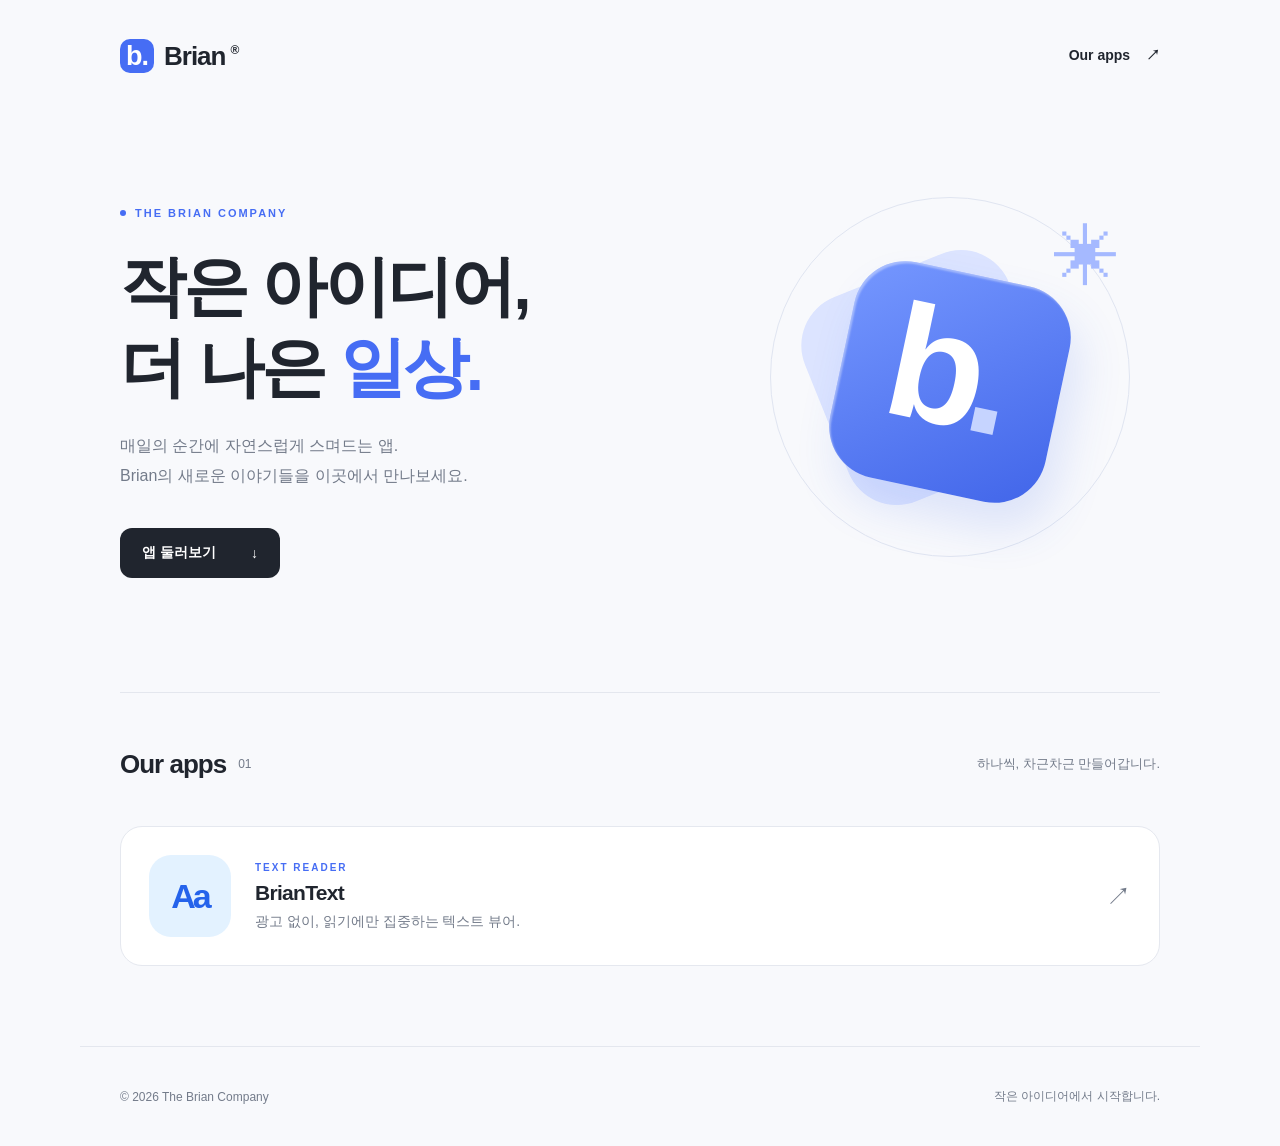
<file: index.html>
<!DOCTYPE html><html lang="ko"><head><meta charSet="utf-8"/><meta name="viewport" content="width=device-width, initial-scale=1"/><link rel="stylesheet" href="/_next/static/chunks/165df~7f7-2nq.css" data-precedence="next"/><link rel="preload" as="script" fetchPriority="low" href="/_next/static/chunks/15xrurgzs99gv.js"/><script src="/_next/static/chunks/0dgq26a5_oy.a.js" async=""></script><script src="/_next/static/chunks/07lhk_q6pmm3r.js" async=""></script><script src="/_next/static/chunks/0au83~zq0~0pf.js" async=""></script><script src="/_next/static/chunks/turbopack-07ur8f85nectq.js" async=""></script><script src="/_next/static/chunks/13h-0fd.p-1ga.js" async=""></script><script src="/_next/static/chunks/0d3shmwh5_nmn.js" async=""></script><title>Brian — 작은 아이디어, 더 나은 일상</title><meta name="description" content="Brian이 만드는 앱과 서비스의 공식 웹사이트입니다."/><script src="/_next/static/chunks/03~yq9q893hmn.js" noModule=""></script></head><body><div hidden=""><!--$--><!--/$--></div><header class="header wrap"><a class="brand" aria-label="Brian 홈" href="/"><span class="mark">b.</span>Brian<span class="brand-dot">®</span></a><nav aria-label="주 메뉴"><a href="/#apps">Our apps <span aria-hidden="true">↗</span></a></nav></header><main class="wrap"><section class="hero"><p class="eyebrow"><span class="status-dot"></span> THE BRIAN COMPANY</p><h1>작은 아이디어,<br/>더 나은 <span class="accent">일상.</span></h1><p class="intro">매일의 순간에 자연스럽게 스며드는 앱.<br/>Brian의 새로운 이야기들을 이곳에서 만나보세요.</p><a class="button" href="#apps">앱 둘러보기 <span aria-hidden="true">↓</span></a><div class="hero-art" aria-hidden="true"><div class="orbit"></div><div class="tile tile-back"></div><div class="tile tile-front">b<span>.</span></div><span class="spark">✳</span></div></section><section id="apps" class="apps"><div class="section-heading"><h2>Our apps<span class="count">01</span></h2><p>하나씩, 차근차근 만들어갑니다.</p></div><a class="app-card" href="/briantext/"><div class="app-icon text-icon" aria-hidden="true">Aa</div><div><p class="eyebrow">TEXT READER</p><h3>BrianText</h3><p>광고 없이, 읽기에만 집중하는 텍스트 뷰어.</p></div><span class="card-arrow" aria-hidden="true">↗</span></a></section><!--$--><!--/$--></main><footer class="wrap footer"><span>© <!-- -->2026<!-- --> The Brian Company</span><span>작은 아이디어에서 시작합니다.</span></footer><script src="/_next/static/chunks/15xrurgzs99gv.js" id="_R_" async=""></script><script>(self.__next_f=self.__next_f||[]).push([0])</script><script>self.__next_f.push([1,"1:\"$Sreact.fragment\"\n2:I[22016,[\"/_next/static/chunks/13h-0fd.p-1ga.js\",\"/_next/static/chunks/0d3shmwh5_nmn.js\"],\"\"]\n3:I[39756,[\"/_next/static/chunks/13h-0fd.p-1ga.js\",\"/_next/static/chunks/0d3shmwh5_nmn.js\"],\"default\"]\n4:I[37457,[\"/_next/static/chunks/13h-0fd.p-1ga.js\",\"/_next/static/chunks/0d3shmwh5_nmn.js\"],\"default\"]\n5:I[97367,[\"/_next/static/chunks/13h-0fd.p-1ga.js\",\"/_next/static/chunks/0d3shmwh5_nmn.js\"],\"OutletBoundary\"]\n6:\"$Sreact.suspense\"\n8:I[97367,[\"/_next/static/chunks/13h-0fd.p-1ga.js\",\"/_next/static/chunks/0d3shmwh5_nmn.js\"],\"ViewportBoundary\"]\na:I[97367,[\"/_next/static/chunks/13h-0fd.p-1ga.js\",\"/_next/static/chunks/0d3shmwh5_nmn.js\"],\"MetadataBoundary\"]\nc:I[68027,[\"/_next/static/chunks/13h-0fd.p-1ga.js\",\"/_next/static/chunks/0d3shmwh5_nmn.js\"],\"default\",1]\n:HL[\"/_next/static/chunks/165df~7f7-2nq.css\",\"style\"]\n"])</script><script>self.__next_f.push([1,"0:{\"P\":null,\"c\":[\"\",\"\"],\"q\":\"\",\"i\":false,\"f\":[[[\"\",{\"children\":[\"__PAGE__\",{}]},\"$undefined\",\"$undefined\",16],[[\"$\",\"$1\",\"c\",{\"children\":[[[\"$\",\"link\",\"0\",{\"rel\":\"stylesheet\",\"href\":\"/_next/static/chunks/165df~7f7-2nq.css\",\"precedence\":\"next\",\"crossOrigin\":\"$undefined\",\"nonce\":\"$undefined\"}],[\"$\",\"script\",\"script-0\",{\"src\":\"/_next/static/chunks/13h-0fd.p-1ga.js\",\"async\":true,\"nonce\":\"$undefined\"}],[\"$\",\"script\",\"script-1\",{\"src\":\"/_next/static/chunks/0d3shmwh5_nmn.js\",\"async\":true,\"nonce\":\"$undefined\"}]],[\"$\",\"html\",null,{\"lang\":\"ko\",\"children\":[\"$\",\"body\",null,{\"children\":[[\"$\",\"header\",null,{\"className\":\"header wrap\",\"children\":[[\"$\",\"$L2\",null,{\"className\":\"brand\",\"href\":\"/\",\"aria-label\":\"Brian 홈\",\"children\":[[\"$\",\"span\",null,{\"className\":\"mark\",\"children\":\"b.\"}],\"Brian\",[\"$\",\"span\",null,{\"className\":\"brand-dot\",\"children\":\"®\"}]]}],[\"$\",\"nav\",null,{\"aria-label\":\"주 메뉴\",\"children\":[\"$\",\"$L2\",null,{\"href\":\"/#apps\",\"children\":[\"Our apps \",[\"$\",\"span\",null,{\"aria-hidden\":\"true\",\"children\":\"↗\"}]]}]}]]}],[\"$\",\"main\",null,{\"className\":\"wrap\",\"children\":[\"$\",\"$L3\",null,{\"parallelRouterKey\":\"children\",\"error\":\"$undefined\",\"errorStyles\":\"$undefined\",\"errorScripts\":\"$undefined\",\"template\":[\"$\",\"$L4\",null,{}],\"templateStyles\":\"$undefined\",\"templateScripts\":\"$undefined\",\"notFound\":[[\"$\",\"section\",null,{\"className\":\"detail\",\"children\":[[\"$\",\"p\",null,{\"className\":\"eyebrow\",\"children\":\"404\"}],[\"$\",\"h1\",null,{\"children\":\"페이지를 찾을 수 없어요.\"}],[\"$\",\"p\",null,{\"className\":\"intro\",\"children\":\"주소를 확인하거나 홈에서 다시 시작해 주세요.\"}],[\"$\",\"$L2\",null,{\"className\":\"button\",\"href\":\"/\",\"children\":\"홈으로 돌아가기\"}]]}],[]],\"forbidden\":\"$undefined\",\"unauthorized\":\"$undefined\"}]}],[\"$\",\"footer\",null,{\"className\":\"wrap footer\",\"children\":[[\"$\",\"span\",null,{\"children\":[\"© \",2026,\" The Brian Company\"]}],[\"$\",\"span\",null,{\"children\":\"작은 아이디어에서 시작합니다.\"}]]}]]}]}]]}],{\"children\":[[\"$\",\"$1\",\"c\",{\"children\":[[[\"$\",\"section\",null,{\"className\":\"hero\",\"children\":[[\"$\",\"p\",null,{\"className\":\"eyebrow\",\"children\":[[\"$\",\"span\",null,{\"className\":\"status-dot\"}],\" THE BRIAN COMPANY\"]}],[\"$\",\"h1\",null,{\"children\":[\"작은 아이디어,\",[\"$\",\"br\",null,{}],\"더 나은 \",[\"$\",\"span\",null,{\"className\":\"accent\",\"children\":\"일상.\"}]]}],[\"$\",\"p\",null,{\"className\":\"intro\",\"children\":[\"매일의 순간에 자연스럽게 스며드는 앱.\",[\"$\",\"br\",null,{}],\"Brian의 새로운 이야기들을 이곳에서 만나보세요.\"]}],[\"$\",\"a\",null,{\"className\":\"button\",\"href\":\"#apps\",\"children\":[\"앱 둘러보기 \",[\"$\",\"span\",null,{\"aria-hidden\":\"true\",\"children\":\"↓\"}]]}],[\"$\",\"div\",null,{\"className\":\"hero-art\",\"aria-hidden\":\"true\",\"children\":[[\"$\",\"div\",null,{\"className\":\"orbit\"}],[\"$\",\"div\",null,{\"className\":\"tile tile-back\"}],[\"$\",\"div\",null,{\"className\":\"tile tile-front\",\"children\":[\"b\",[\"$\",\"span\",null,{\"children\":\".\"}]]}],[\"$\",\"span\",null,{\"className\":\"spark\",\"children\":\"✳\"}]]}]]}],[\"$\",\"section\",null,{\"id\":\"apps\",\"className\":\"apps\",\"children\":[[\"$\",\"div\",null,{\"className\":\"section-heading\",\"children\":[[\"$\",\"h2\",null,{\"children\":[\"Our apps\",[\"$\",\"span\",null,{\"className\":\"count\",\"children\":\"01\"}]]}],[\"$\",\"p\",null,{\"children\":\"하나씩, 차근차근 만들어갑니다.\"}]]}],[\"$\",\"$L2\",null,{\"href\":\"/briantext/\",\"className\":\"app-card\",\"children\":[[\"$\",\"div\",null,{\"className\":\"app-icon text-icon\",\"aria-hidden\":\"true\",\"children\":\"Aa\"}],[\"$\",\"div\",null,{\"children\":[[\"$\",\"p\",null,{\"className\":\"eyebrow\",\"children\":\"TEXT READER\"}],[\"$\",\"h3\",null,{\"children\":\"BrianText\"}],[\"$\",\"p\",null,{\"children\":\"광고 없이, 읽기에만 집중하는 텍스트 뷰어.\"}]]}],[\"$\",\"span\",null,{\"className\":\"card-arrow\",\"aria-hidden\":\"true\",\"children\":\"↗\"}]]}]]}]],null,[\"$\",\"$L5\",null,{\"children\":[\"$\",\"$6\",null,{\"name\":\"Next.MetadataOutlet\",\"children\":\"$@7\"}]}]]}],{},null,false,null]},null,false,null],[\"$\",\"$1\",\"h\",{\"children\":[null,[\"$\",\"$L8\",null,{\"children\":\"$L9\"}],[\"$\",\"div\",null,{\"hidden\":true,\"children\":[\"$\",\"$La\",null,{\"children\":[\"$\",\"$6\",null,{\"name\":\"Next.Metadata\",\"children\":\"$Lb\"}]}]}],null]}],false]],\"m\":\"$undefined\",\"G\":[\"$c\",[[\"$\",\"link\",\"0\",{\"rel\":\"stylesheet\",\"href\":\"/_next/static/chunks/165df~7f7-2nq.css\",\"precedence\":\"next\",\"crossOrigin\":\"$undefined\",\"nonce\":\"$undefined\"}]]],\"S\":true,\"h\":null,\"s\":\"$undefined\",\"l\":\"$undefined\",\"p\":\"$undefined\",\"d\":\"$undefined\",\"b\":\"LBsxxnXh5u-WqcmLDK2CJ\"}\n"])</script><script>self.__next_f.push([1,"9:[[\"$\",\"meta\",\"0\",{\"charSet\":\"utf-8\"}],[\"$\",\"meta\",\"1\",{\"name\":\"viewport\",\"content\":\"width=device-width, initial-scale=1\"}]]\n"])</script><script>self.__next_f.push([1,"7:null\nb:[[\"$\",\"title\",\"0\",{\"children\":\"Brian — 작은 아이디어, 더 나은 일상\"}],[\"$\",\"meta\",\"1\",{\"name\":\"description\",\"content\":\"Brian이 만드는 앱과 서비스의 공식 웹사이트입니다.\"}]]\n"])</script></body></html>
</file>
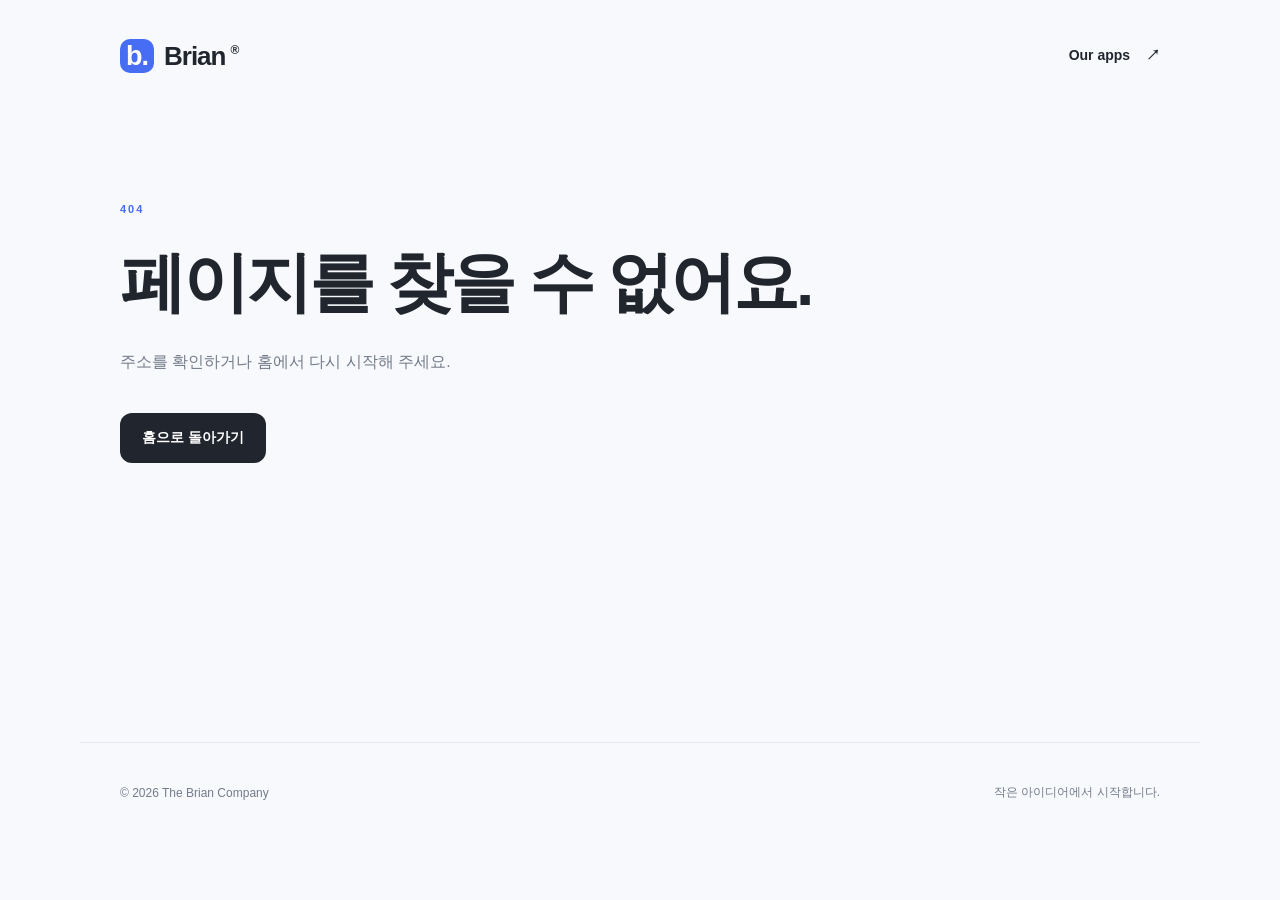
<file: 404/index.html>
<!DOCTYPE html><html lang="ko"><head><meta charSet="utf-8"/><meta name="viewport" content="width=device-width, initial-scale=1"/><link rel="stylesheet" href="/_next/static/chunks/165df~7f7-2nq.css" data-precedence="next"/><link rel="preload" as="script" fetchPriority="low" href="/_next/static/chunks/15xrurgzs99gv.js"/><script src="/_next/static/chunks/0dgq26a5_oy.a.js" async=""></script><script src="/_next/static/chunks/07lhk_q6pmm3r.js" async=""></script><script src="/_next/static/chunks/0au83~zq0~0pf.js" async=""></script><script src="/_next/static/chunks/turbopack-07ur8f85nectq.js" async=""></script><script src="/_next/static/chunks/13h-0fd.p-1ga.js" async=""></script><script src="/_next/static/chunks/0d3shmwh5_nmn.js" async=""></script><meta name="robots" content="noindex"/><title>Brian — 작은 아이디어, 더 나은 일상</title><meta name="description" content="Brian이 만드는 앱과 서비스의 공식 웹사이트입니다."/><script src="/_next/static/chunks/03~yq9q893hmn.js" noModule=""></script></head><body><div hidden=""><!--$--><!--/$--></div><header class="header wrap"><a class="brand" aria-label="Brian 홈" href="/"><span class="mark">b.</span>Brian<span class="brand-dot">®</span></a><nav aria-label="주 메뉴"><a href="/#apps">Our apps <span aria-hidden="true">↗</span></a></nav></header><main class="wrap"><section class="detail"><p class="eyebrow">404</p><h1>페이지를 찾을 수 없어요.</h1><p class="intro">주소를 확인하거나 홈에서 다시 시작해 주세요.</p><a class="button" href="/">홈으로 돌아가기</a></section><!--$--><!--/$--></main><footer class="wrap footer"><span>© <!-- -->2026<!-- --> The Brian Company</span><span>작은 아이디어에서 시작합니다.</span></footer><script src="/_next/static/chunks/15xrurgzs99gv.js" id="_R_" async=""></script><script>(self.__next_f=self.__next_f||[]).push([0])</script><script>self.__next_f.push([1,"1:\"$Sreact.fragment\"\n2:I[22016,[\"/_next/static/chunks/13h-0fd.p-1ga.js\",\"/_next/static/chunks/0d3shmwh5_nmn.js\"],\"\"]\n3:I[39756,[\"/_next/static/chunks/13h-0fd.p-1ga.js\",\"/_next/static/chunks/0d3shmwh5_nmn.js\"],\"default\"]\n4:I[37457,[\"/_next/static/chunks/13h-0fd.p-1ga.js\",\"/_next/static/chunks/0d3shmwh5_nmn.js\"],\"default\"]\n5:I[97367,[\"/_next/static/chunks/13h-0fd.p-1ga.js\",\"/_next/static/chunks/0d3shmwh5_nmn.js\"],\"OutletBoundary\"]\n6:\"$Sreact.suspense\"\n9:I[97367,[\"/_next/static/chunks/13h-0fd.p-1ga.js\",\"/_next/static/chunks/0d3shmwh5_nmn.js\"],\"ViewportBoundary\"]\nb:I[97367,[\"/_next/static/chunks/13h-0fd.p-1ga.js\",\"/_next/static/chunks/0d3shmwh5_nmn.js\"],\"MetadataBoundary\"]\nd:I[68027,[\"/_next/static/chunks/13h-0fd.p-1ga.js\",\"/_next/static/chunks/0d3shmwh5_nmn.js\"],\"default\",1]\n:HL[\"/_next/static/chunks/165df~7f7-2nq.css\",\"style\"]\n"])</script><script>self.__next_f.push([1,"0:{\"P\":null,\"c\":[\"\",\"_not-found\",\"\"],\"q\":\"\",\"i\":false,\"f\":[[[\"\",{\"children\":[\"/_not-found\",{\"children\":[\"__PAGE__\",{}]}]},\"$undefined\",\"$undefined\",16],[[\"$\",\"$1\",\"c\",{\"children\":[[[\"$\",\"link\",\"0\",{\"rel\":\"stylesheet\",\"href\":\"/_next/static/chunks/165df~7f7-2nq.css\",\"precedence\":\"next\",\"crossOrigin\":\"$undefined\",\"nonce\":\"$undefined\"}],[\"$\",\"script\",\"script-0\",{\"src\":\"/_next/static/chunks/13h-0fd.p-1ga.js\",\"async\":true,\"nonce\":\"$undefined\"}],[\"$\",\"script\",\"script-1\",{\"src\":\"/_next/static/chunks/0d3shmwh5_nmn.js\",\"async\":true,\"nonce\":\"$undefined\"}]],[\"$\",\"html\",null,{\"lang\":\"ko\",\"children\":[\"$\",\"body\",null,{\"children\":[[\"$\",\"header\",null,{\"className\":\"header wrap\",\"children\":[[\"$\",\"$L2\",null,{\"className\":\"brand\",\"href\":\"/\",\"aria-label\":\"Brian 홈\",\"children\":[[\"$\",\"span\",null,{\"className\":\"mark\",\"children\":\"b.\"}],\"Brian\",[\"$\",\"span\",null,{\"className\":\"brand-dot\",\"children\":\"®\"}]]}],[\"$\",\"nav\",null,{\"aria-label\":\"주 메뉴\",\"children\":[\"$\",\"$L2\",null,{\"href\":\"/#apps\",\"children\":[\"Our apps \",[\"$\",\"span\",null,{\"aria-hidden\":\"true\",\"children\":\"↗\"}]]}]}]]}],[\"$\",\"main\",null,{\"className\":\"wrap\",\"children\":[\"$\",\"$L3\",null,{\"parallelRouterKey\":\"children\",\"error\":\"$undefined\",\"errorStyles\":\"$undefined\",\"errorScripts\":\"$undefined\",\"template\":[\"$\",\"$L4\",null,{}],\"templateStyles\":\"$undefined\",\"templateScripts\":\"$undefined\",\"notFound\":[[\"$\",\"section\",null,{\"className\":\"detail\",\"children\":[[\"$\",\"p\",null,{\"className\":\"eyebrow\",\"children\":\"404\"}],[\"$\",\"h1\",null,{\"children\":\"페이지를 찾을 수 없어요.\"}],[\"$\",\"p\",null,{\"className\":\"intro\",\"children\":\"주소를 확인하거나 홈에서 다시 시작해 주세요.\"}],[\"$\",\"$L2\",null,{\"className\":\"button\",\"href\":\"/\",\"children\":\"홈으로 돌아가기\"}]]}],[]],\"forbidden\":\"$undefined\",\"unauthorized\":\"$undefined\"}]}],[\"$\",\"footer\",null,{\"className\":\"wrap footer\",\"children\":[[\"$\",\"span\",null,{\"children\":[\"© \",2026,\" The Brian Company\"]}],[\"$\",\"span\",null,{\"children\":\"작은 아이디어에서 시작합니다.\"}]]}]]}]}]]}],{\"children\":[[\"$\",\"$1\",\"c\",{\"children\":[null,[\"$\",\"$L3\",null,{\"parallelRouterKey\":\"children\",\"error\":\"$undefined\",\"errorStyles\":\"$undefined\",\"errorScripts\":\"$undefined\",\"template\":[\"$\",\"$L4\",null,{}],\"templateStyles\":\"$undefined\",\"templateScripts\":\"$undefined\",\"notFound\":\"$undefined\",\"forbidden\":\"$undefined\",\"unauthorized\":\"$undefined\"}]]}],{\"children\":[[\"$\",\"$1\",\"c\",{\"children\":[[\"$\",\"section\",null,{\"className\":\"detail\",\"children\":[[\"$\",\"p\",null,{\"className\":\"eyebrow\",\"children\":\"404\"}],[\"$\",\"h1\",null,{\"children\":\"페이지를 찾을 수 없어요.\"}],[\"$\",\"p\",null,{\"className\":\"intro\",\"children\":\"주소를 확인하거나 홈에서 다시 시작해 주세요.\"}],[\"$\",\"$L2\",null,{\"className\":\"button\",\"href\":\"/\",\"children\":\"홈으로 돌아가기\"}]]}],null,[\"$\",\"$L5\",null,{\"children\":[\"$\",\"$6\",null,{\"name\":\"Next.MetadataOutlet\",\"children\":\"$@7\"}]}]]}],{},null,false,null]},null,false,\"$@8\"]},null,false,null],[\"$\",\"$1\",\"h\",{\"children\":[[\"$\",\"meta\",null,{\"name\":\"robots\",\"content\":\"noindex\"}],[\"$\",\"$L9\",null,{\"children\":\"$La\"}],[\"$\",\"div\",null,{\"hidden\":true,\"children\":[\"$\",\"$Lb\",null,{\"children\":[\"$\",\"$6\",null,{\"name\":\"Next.Metadata\",\"children\":\"$Lc\"}]}]}],null]}],false]],\"m\":\"$undefined\",\"G\":[\"$d\",[[\"$\",\"link\",\"0\",{\"rel\":\"stylesheet\",\"href\":\"/_next/static/chunks/165df~7f7-2nq.css\",\"precedence\":\"next\",\"crossOrigin\":\"$undefined\",\"nonce\":\"$undefined\"}]]],\"S\":true,\"h\":null,\"s\":\"$undefined\",\"l\":\"$undefined\",\"p\":\"$undefined\",\"d\":\"$undefined\",\"b\":\"LBsxxnXh5u-WqcmLDK2CJ\"}\n"])</script><script>self.__next_f.push([1,"e:[]\n8:\"$We\"\n"])</script><script>self.__next_f.push([1,"a:[[\"$\",\"meta\",\"0\",{\"charSet\":\"utf-8\"}],[\"$\",\"meta\",\"1\",{\"name\":\"viewport\",\"content\":\"width=device-width, initial-scale=1\"}]]\n"])</script><script>self.__next_f.push([1,"7:null\nc:[[\"$\",\"title\",\"0\",{\"children\":\"Brian — 작은 아이디어, 더 나은 일상\"}],[\"$\",\"meta\",\"1\",{\"name\":\"description\",\"content\":\"Brian이 만드는 앱과 서비스의 공식 웹사이트입니다.\"}]]\n"])</script></body></html>
</file>
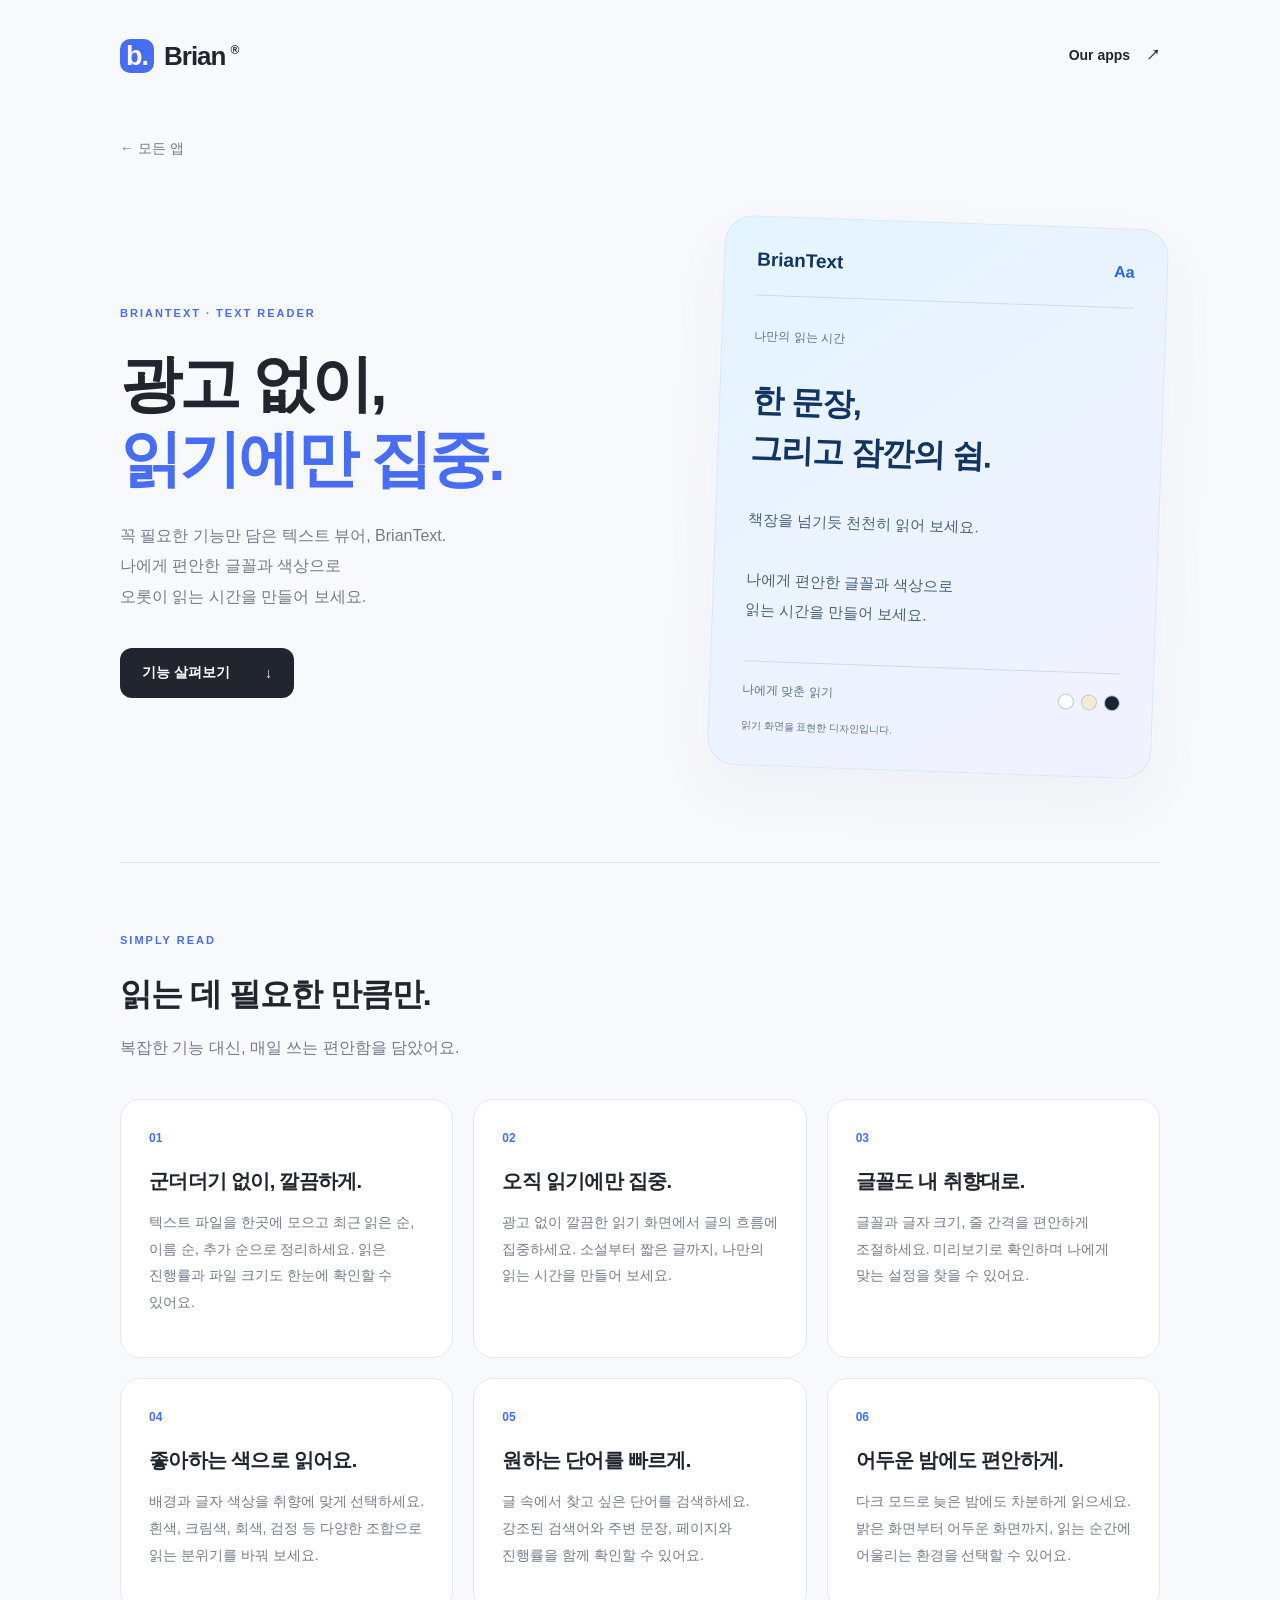
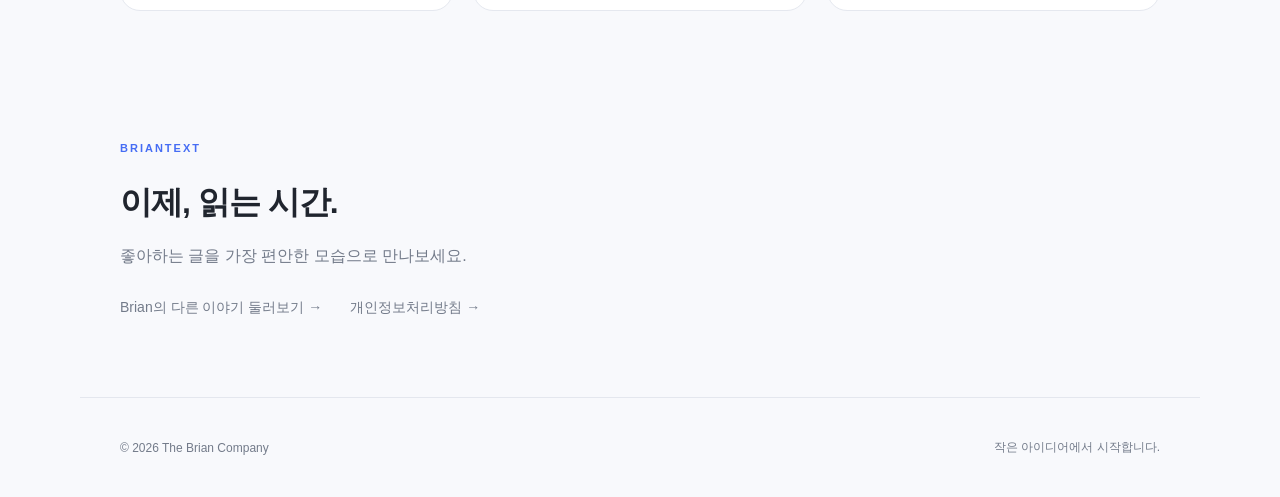
<file: briantext/index.html>
<!DOCTYPE html><html lang="ko"><head><meta charSet="utf-8"/><meta name="viewport" content="width=device-width, initial-scale=1"/><link rel="stylesheet" href="/_next/static/chunks/165df~7f7-2nq.css" data-precedence="next"/><link rel="preload" as="script" fetchPriority="low" href="/_next/static/chunks/15xrurgzs99gv.js"/><script src="/_next/static/chunks/0dgq26a5_oy.a.js" async=""></script><script src="/_next/static/chunks/07lhk_q6pmm3r.js" async=""></script><script src="/_next/static/chunks/0au83~zq0~0pf.js" async=""></script><script src="/_next/static/chunks/turbopack-07ur8f85nectq.js" async=""></script><script src="/_next/static/chunks/13h-0fd.p-1ga.js" async=""></script><script src="/_next/static/chunks/0d3shmwh5_nmn.js" async=""></script><title>BrianText — 광고 없이, 읽기에만 집중 | Brian</title><meta name="description" content="꼭 필요한 기능만 담은 텍스트 뷰어 BrianText. 단어 검색부터 글꼴, 글자 크기, 줄 간격, 배경과 글자 색상까지 나에게 편안한 읽기 환경을 만들어 보세요."/><link rel="canonical" href="https://thebriancompany.github.io/briantext/"/><script src="/_next/static/chunks/03~yq9q893hmn.js" noModule=""></script></head><body><div hidden=""><!--$--><!--/$--></div><header class="header wrap"><a class="brand" aria-label="Brian 홈" href="/"><span class="mark">b.</span>Brian<span class="brand-dot">®</span></a><nav aria-label="주 메뉴"><a href="/#apps">Our apps <span aria-hidden="true">↗</span></a></nav></header><main class="wrap"><a class="back-link" href="/#apps">← 모든 앱</a><section class="text-hero" aria-labelledby="briantext-title"><div><p class="eyebrow">BRIANTEXT · TEXT READER</p><h1 id="briantext-title">광고 없이,<br/><span class="accent">읽기에만 집중.</span></h1><p class="intro">꼭 필요한 기능만 담은 텍스트 뷰어, BrianText.<br/>나에게 편안한 글꼴과 색상으로<br/>오롯이 읽는 시간을 만들어 보세요.</p><a class="button" href="#features">기능 살펴보기 <span aria-hidden="true">↓</span></a></div><div class="reader-preview" aria-label="BrianText의 읽기 설정을 표현한 미리보기"><div class="reader-top"><span>BrianText</span><span aria-hidden="true">Aa</span></div><p class="reader-label">나만의 읽는 시간</p><p class="reader-heading">한 문장,<br/>그리고 잠깐의 쉼.</p><p class="reader-copy">책장을 넘기듯 천천히 읽어 보세요.<br/><br/>나에게 편안한 글꼴과 색상으로<br/>읽는 시간을 만들어 보세요.</p><div class="reader-bottom"><span>나에게 맞춘 읽기</span><span class="reader-swatches" aria-hidden="true"><i></i><i></i><i></i></span></div><p class="preview-caption">읽기 화면을 표현한 디자인입니다.</p></div></section><section id="features" class="text-features" aria-labelledby="features-title"><p class="eyebrow">SIMPLY READ</p><h2 id="features-title">읽는 데 필요한 만큼만.</h2><p class="intro">복잡한 기능 대신, 매일 쓰는 편안함을 담았어요.</p><div class="feature-grid"><article class="feature"><span class="feature-number">01</span><h3>군더더기 없이, 깔끔하게.</h3><p>텍스트 파일을 한곳에 모으고 최근 읽은 순, 이름 순, 추가 순으로 정리하세요. 읽은 진행률과 파일 크기도 한눈에 확인할 수 있어요.</p></article><article class="feature"><span class="feature-number">02</span><h3>오직 읽기에만 집중.</h3><p>광고 없이 깔끔한 읽기 화면에서 글의 흐름에 집중하세요. 소설부터 짧은 글까지, 나만의 읽는 시간을 만들어 보세요.</p></article><article class="feature"><span class="feature-number">03</span><h3>글꼴도 내 취향대로.</h3><p>글꼴과 글자 크기, 줄 간격을 편안하게 조절하세요. 미리보기로 확인하며 나에게 맞는 설정을 찾을 수 있어요.</p></article><article class="feature"><span class="feature-number">04</span><h3>좋아하는 색으로 읽어요.</h3><p>배경과 글자 색상을 취향에 맞게 선택하세요. 흰색, 크림색, 회색, 검정 등 다양한 조합으로 읽는 분위기를 바꿔 보세요.</p></article><article class="feature"><span class="feature-number">05</span><h3>원하는 단어를 빠르게.</h3><p>글 속에서 찾고 싶은 단어를 검색하세요. 강조된 검색어와 주변 문장, 페이지와 진행률을 함께 확인할 수 있어요.</p></article><article class="feature"><span class="feature-number">06</span><h3>어두운 밤에도 편안하게.</h3><p>다크 모드로 늦은 밤에도 차분하게 읽으세요. 밝은 화면부터 어두운 화면까지, 읽는 순간에 어울리는 환경을 선택할 수 있어요.</p></article></div></section><section class="text-ending"><p class="eyebrow">BRIANTEXT</p><h2>이제, 읽는 시간.</h2><p class="intro">좋아하는 글을 가장 편안한 모습으로 만나보세요.</p><nav class="service-links" aria-label="BrianText 관련 링크"><a class="back-link" href="/#apps">Brian의 다른 이야기 둘러보기 →</a><a class="back-link" href="/briantext/privacy/">개인정보처리방침 →</a></nav></section><!--$--><!--/$--></main><footer class="wrap footer"><span>© <!-- -->2026<!-- --> The Brian Company</span><span>작은 아이디어에서 시작합니다.</span></footer><script src="/_next/static/chunks/15xrurgzs99gv.js" id="_R_" async=""></script><script>(self.__next_f=self.__next_f||[]).push([0])</script><script>self.__next_f.push([1,"1:\"$Sreact.fragment\"\n2:I[22016,[\"/_next/static/chunks/13h-0fd.p-1ga.js\",\"/_next/static/chunks/0d3shmwh5_nmn.js\"],\"\"]\n3:I[39756,[\"/_next/static/chunks/13h-0fd.p-1ga.js\",\"/_next/static/chunks/0d3shmwh5_nmn.js\"],\"default\"]\n4:I[37457,[\"/_next/static/chunks/13h-0fd.p-1ga.js\",\"/_next/static/chunks/0d3shmwh5_nmn.js\"],\"default\"]\nc:I[68027,[\"/_next/static/chunks/13h-0fd.p-1ga.js\",\"/_next/static/chunks/0d3shmwh5_nmn.js\"],\"default\",1]\n:HL[\"/_next/static/chunks/165df~7f7-2nq.css\",\"style\"]\n"])</script><script>self.__next_f.push([1,"0:{\"P\":null,\"c\":[\"\",\"briantext\",\"\"],\"q\":\"\",\"i\":false,\"f\":[[[\"\",{\"children\":[\"briantext\",{\"children\":[\"__PAGE__\",{}]}]},\"$undefined\",\"$undefined\",16],[[\"$\",\"$1\",\"c\",{\"children\":[[[\"$\",\"link\",\"0\",{\"rel\":\"stylesheet\",\"href\":\"/_next/static/chunks/165df~7f7-2nq.css\",\"precedence\":\"next\",\"crossOrigin\":\"$undefined\",\"nonce\":\"$undefined\"}],[\"$\",\"script\",\"script-0\",{\"src\":\"/_next/static/chunks/13h-0fd.p-1ga.js\",\"async\":true,\"nonce\":\"$undefined\"}],[\"$\",\"script\",\"script-1\",{\"src\":\"/_next/static/chunks/0d3shmwh5_nmn.js\",\"async\":true,\"nonce\":\"$undefined\"}]],[\"$\",\"html\",null,{\"lang\":\"ko\",\"children\":[\"$\",\"body\",null,{\"children\":[[\"$\",\"header\",null,{\"className\":\"header wrap\",\"children\":[[\"$\",\"$L2\",null,{\"className\":\"brand\",\"href\":\"/\",\"aria-label\":\"Brian 홈\",\"children\":[[\"$\",\"span\",null,{\"className\":\"mark\",\"children\":\"b.\"}],\"Brian\",[\"$\",\"span\",null,{\"className\":\"brand-dot\",\"children\":\"®\"}]]}],[\"$\",\"nav\",null,{\"aria-label\":\"주 메뉴\",\"children\":[\"$\",\"$L2\",null,{\"href\":\"/#apps\",\"children\":[\"Our apps \",[\"$\",\"span\",null,{\"aria-hidden\":\"true\",\"children\":\"↗\"}]]}]}]]}],[\"$\",\"main\",null,{\"className\":\"wrap\",\"children\":[\"$\",\"$L3\",null,{\"parallelRouterKey\":\"children\",\"error\":\"$undefined\",\"errorStyles\":\"$undefined\",\"errorScripts\":\"$undefined\",\"template\":[\"$\",\"$L4\",null,{}],\"templateStyles\":\"$undefined\",\"templateScripts\":\"$undefined\",\"notFound\":[[\"$\",\"section\",null,{\"className\":\"detail\",\"children\":[[\"$\",\"p\",null,{\"className\":\"eyebrow\",\"children\":\"404\"}],[\"$\",\"h1\",null,{\"children\":\"페이지를 찾을 수 없어요.\"}],[\"$\",\"p\",null,{\"className\":\"intro\",\"children\":\"주소를 확인하거나 홈에서 다시 시작해 주세요.\"}],[\"$\",\"$L2\",null,{\"className\":\"button\",\"href\":\"/\",\"children\":\"홈으로 돌아가기\"}]]}],[]],\"forbidden\":\"$undefined\",\"unauthorized\":\"$undefined\"}]}],[\"$\",\"footer\",null,{\"className\":\"wrap footer\",\"children\":[[\"$\",\"span\",null,{\"children\":[\"© \",2026,\" The Brian Company\"]}],[\"$\",\"span\",null,{\"children\":\"작은 아이디어에서 시작합니다.\"}]]}]]}]}]]}],{\"children\":[[\"$\",\"$1\",\"c\",{\"children\":[null,[\"$\",\"$L3\",null,{\"parallelRouterKey\":\"children\",\"error\":\"$undefined\",\"errorStyles\":\"$undefined\",\"errorScripts\":\"$undefined\",\"template\":[\"$\",\"$L4\",null,{}],\"templateStyles\":\"$undefined\",\"templateScripts\":\"$undefined\",\"notFound\":\"$undefined\",\"forbidden\":\"$undefined\",\"unauthorized\":\"$undefined\"}]]}],{\"children\":[[\"$\",\"$1\",\"c\",{\"children\":[[[\"$\",\"$L2\",null,{\"className\":\"back-link\",\"href\":\"/#apps\",\"children\":\"← 모든 앱\"}],[\"$\",\"section\",null,{\"className\":\"text-hero\",\"aria-labelledby\":\"briantext-title\",\"children\":[[\"$\",\"div\",null,{\"children\":[[\"$\",\"p\",null,{\"className\":\"eyebrow\",\"children\":\"BRIANTEXT · TEXT READER\"}],[\"$\",\"h1\",null,{\"id\":\"briantext-title\",\"children\":[\"광고 없이,\",[\"$\",\"br\",null,{}],[\"$\",\"span\",null,{\"className\":\"accent\",\"children\":\"읽기에만 집중.\"}]]}],[\"$\",\"p\",null,{\"className\":\"intro\",\"children\":[\"꼭 필요한 기능만 담은 텍스트 뷰어, BrianText.\",[\"$\",\"br\",null,{}],\"나에게 편안한 글꼴과 색상으로\",[\"$\",\"br\",null,{}],\"오롯이 읽는 시간을 만들어 보세요.\"]}],[\"$\",\"a\",null,{\"className\":\"button\",\"href\":\"#features\",\"children\":[\"기능 살펴보기 \",[\"$\",\"span\",null,{\"aria-hidden\":\"true\",\"children\":\"↓\"}]]}]]}],[\"$\",\"div\",null,{\"className\":\"reader-preview\",\"aria-label\":\"BrianText의 읽기 설정을 표현한 미리보기\",\"children\":[[\"$\",\"div\",null,{\"className\":\"reader-top\",\"children\":[[\"$\",\"span\",null,{\"children\":\"BrianText\"}],[\"$\",\"span\",null,{\"aria-hidden\":\"true\",\"children\":\"Aa\"}]]}],[\"$\",\"p\",null,{\"className\":\"reader-label\",\"children\":\"나만의 읽는 시간\"}],[\"$\",\"p\",null,{\"className\":\"reader-heading\",\"children\":[\"한 문장,\",[\"$\",\"br\",null,{}],\"그리고 잠깐의 쉼.\"]}],[\"$\",\"p\",null,{\"className\":\"reader-copy\",\"children\":[\"책장을 넘기듯 천천히 읽어 보세요.\",[\"$\",\"br\",null,{}],[\"$\",\"br\",null,{}],\"나에게 편안한 글꼴과 색상으로\",[\"$\",\"br\",null,{}],\"읽는 시간을 만들어 보세요.\"]}],[\"$\",\"div\",null,{\"className\":\"reader-bottom\",\"children\":[[\"$\",\"span\",null,{\"children\":\"나에게 맞춘 읽기\"}],[\"$\",\"span\",null,{\"className\":\"reader-swatches\",\"aria-hidden\":\"true\",\"children\":[[\"$\",\"i\",null,{}],[\"$\",\"i\",null,{}],[\"$\",\"i\",null,{}]]}]]}],[\"$\",\"p\",null,{\"className\":\"preview-caption\",\"children\":\"읽기 화면을 표현한 디자인입니다.\"}]]}]]}],[\"$\",\"section\",null,{\"id\":\"features\",\"className\":\"text-features\",\"aria-labelledby\":\"features-title\",\"children\":[[\"$\",\"p\",null,{\"className\":\"eyebrow\",\"children\":\"SIMPLY READ\"}],[\"$\",\"h2\",null,{\"id\":\"features-title\",\"children\":\"읽는 데 필요한 만큼만.\"}],[\"$\",\"p\",null,{\"className\":\"intro\",\"children\":\"복잡한 기능 대신, 매일 쓰는 편안함을 담았어요.\"}],[\"$\",\"div\",null,{\"className\":\"feature-grid\",\"children\":[[\"$\",\"article\",\"01\",{\"className\":\"feature\",\"children\":[[\"$\",\"span\",null,{\"className\":\"feature-number\",\"children\":\"01\"}],[\"$\",\"h3\",null,{\"children\":\"군더더기 없이, 깔끔하게.\"}],[\"$\",\"p\",null,{\"children\":\"텍스트 파일을 한곳에 모으고 최근 읽은 순, 이름 순, 추가 순으로 정리하세요. 읽은 진행률과 파일 크기도 한눈에 확인할 수 있어요.\"}]]}],[\"$\",\"article\",\"02\",{\"className\":\"feature\",\"children\":[[\"$\",\"span\",null,{\"className\":\"feature-number\",\"children\":\"02\"}],[\"$\",\"h3\",null,{\"children\":\"오직 읽기에만 집중.\"}],[\"$\",\"p\",null,{\"children\":\"광고 없이 깔끔한 읽기 화면에서 글의 흐름에 집중하세요. 소설부터 짧은 글까지, 나만의 읽는 시간을 만들어 보세요.\"}]]}],[\"$\",\"article\",\"03\",{\"className\":\"feature\",\"children\":[[\"$\",\"span\",null,{\"className\":\"feature-number\",\"children\":\"03\"}],[\"$\",\"h3\",null,{\"children\":\"글꼴도 내 취향대로.\"}],[\"$\",\"p\",null,{\"children\":\"글꼴과 글자 크기, 줄 간격을 편안하게 조절하세요. 미리보기로 확인하며 나에게 맞는 설정을 찾을 수 있어요.\"}]]}],[\"$\",\"article\",\"04\",{\"className\":\"feature\",\"children\":[[\"$\",\"span\",null,{\"className\":\"feature-number\",\"children\":\"04\"}],[\"$\",\"h3\",null,{\"children\":\"좋아하는 색으로 읽어요.\"}],\"$L5\"]}],\"$L6\",\"$L7\"]}]]}],\"$L8\"],null,\"$L9\"]}],{},null,false,null]},null,false,\"$@a\"]},null,false,null],\"$Lb\",false]],\"m\":\"$undefined\",\"G\":[\"$c\",[\"$Ld\"]],\"S\":true,\"h\":null,\"s\":\"$undefined\",\"l\":\"$undefined\",\"p\":\"$undefined\",\"d\":\"$undefined\",\"b\":\"LBsxxnXh5u-WqcmLDK2CJ\"}\n"])</script><script>self.__next_f.push([1,"e:I[97367,[\"/_next/static/chunks/13h-0fd.p-1ga.js\",\"/_next/static/chunks/0d3shmwh5_nmn.js\"],\"OutletBoundary\"]\nf:\"$Sreact.suspense\"\n12:I[97367,[\"/_next/static/chunks/13h-0fd.p-1ga.js\",\"/_next/static/chunks/0d3shmwh5_nmn.js\"],\"ViewportBoundary\"]\n14:I[97367,[\"/_next/static/chunks/13h-0fd.p-1ga.js\",\"/_next/static/chunks/0d3shmwh5_nmn.js\"],\"MetadataBoundary\"]\n5:[\"$\",\"p\",null,{\"children\":\"배경과 글자 색상을 취향에 맞게 선택하세요. 흰색, 크림색, 회색, 검정 등 다양한 조합으로 읽는 분위기를 바꿔 보세요.\"}]\n6:[\"$\",\"article\",\"05\",{\"className\":\"feature\",\"children\":[[\"$\",\"span\",null,{\"className\":\"feature-number\",\"children\":\"05\"}],[\"$\",\"h3\",null,{\"children\":\"원하는 단어를 빠르게.\"}],[\"$\",\"p\",null,{\"children\":\"글 속에서 찾고 싶은 단어를 검색하세요. 강조된 검색어와 주변 문장, 페이지와 진행률을 함께 확인할 수 있어요.\"}]]}]\n7:[\"$\",\"article\",\"06\",{\"className\":\"feature\",\"children\":[[\"$\",\"span\",null,{\"className\":\"feature-number\",\"children\":\"06\"}],[\"$\",\"h3\",null,{\"children\":\"어두운 밤에도 편안하게.\"}],[\"$\",\"p\",null,{\"children\":\"다크 모드로 늦은 밤에도 차분하게 읽으세요. 밝은 화면부터 어두운 화면까지, 읽는 순간에 어울리는 환경을 선택할 수 있어요.\"}]]}]\n8:[\"$\",\"section\",null,{\"className\":\"text-ending\",\"children\":[[\"$\",\"p\",null,{\"className\":\"eyebrow\",\"children\":\"BRIANTEXT\"}],[\"$\",\"h2\",null,{\"children\":\"이제, 읽는 시간.\"}],[\"$\",\"p\",null,{\"className\":\"intro\",\"children\":\"좋아하는 글을 가장 편안한 모습으로 만나보세요.\"}],[\"$\",\"nav\",null,{\"className\":\"service-links\",\"aria-label\":\"BrianText 관련 링크\",\"children\":[[\"$\",\"$L2\",null,{\"className\":\"back-link\",\"href\":\"/#apps\",\"children\":\"Brian의 다른 이야기 둘러보기 →\"}],[\"$\",\"$L2\",null,{\"className\":\"back-link\",\"href\":\"/briantext/privacy/\",\"children\":\"개인정보처리방침 →\"}]]}]]}]\n9:[\"$\",\"$Le\",null,{\"children\":[\"$\",\"$f\",null,{\"name\":\"Next.MetadataOutlet\",\"children\":\"$@10\"}]}]\n11:[]\na:\"$W11\"\nb:[\"$\",\"$1\",\"h\",{\"children\":[null,[\"$\",\"$L12\",null,{\"children\":\"$L13\"}],[\"$\",\"div\",null,{\"hidden\":true,\"children\":[\"$\",\"$L14\",null,{\"children\":[\"$\",\"$f\",null,{\"name\":\"Next.Metadata\",\"children\":\"$L15\"}]}]}],null]}]\nd:[\"$\",\"link\",\"0\",{\"rel\":\"stylesheet\",\"href\":\"/_next/static/chunks/165df~7f7-2nq.css\",\"precedence\":\"next\",\"crossOrigin\":\"$undefined\",\"nonce\":\"$undefined\"}]\n"])</script><script>self.__next_f.push([1,"13:[[\"$\",\"meta\",\"0\",{\"charSet\":\"utf-8\"}],[\"$\",\"meta\",\"1\",{\"name\":\"viewport\",\"content\":\"width=device-width, initial-scale=1\"}]]\n"])</script><script>self.__next_f.push([1,"10:null\n15:[[\"$\",\"title\",\"0\",{\"children\":\"BrianText — 광고 없이, 읽기에만 집중 | Brian\"}],[\"$\",\"meta\",\"1\",{\"name\":\"description\",\"content\":\"꼭 필요한 기능만 담은 텍스트 뷰어 BrianText. 단어 검색부터 글꼴, 글자 크기, 줄 간격, 배경과 글자 색상까지 나에게 편안한 읽기 환경을 만들어 보세요.\"}],[\"$\",\"link\",\"2\",{\"rel\":\"canonical\",\"href\":\"https://thebriancompany.github.io/briantext/\"}]]\n"])</script></body></html>
</file>
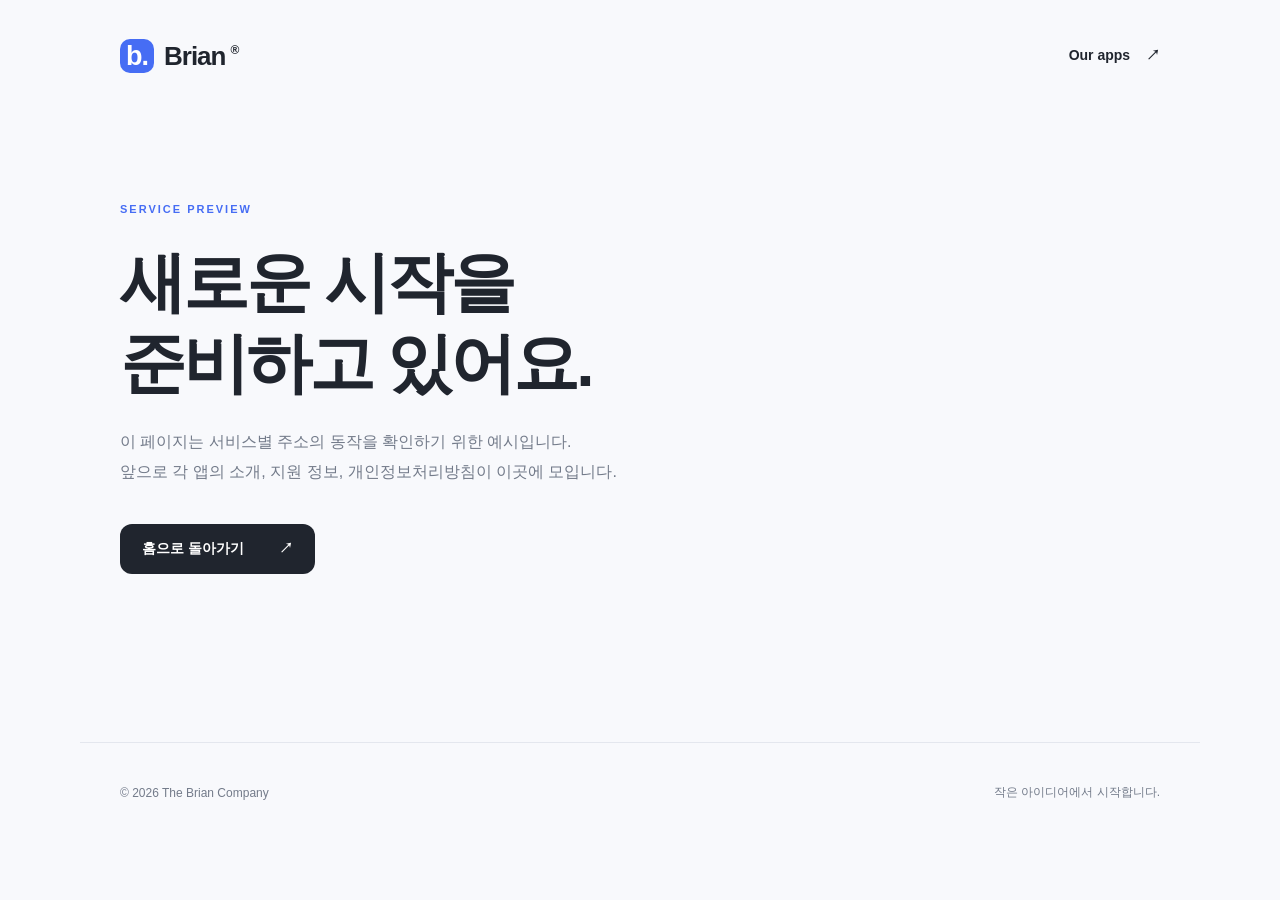
<file: example/index.html>
<!DOCTYPE html><html lang="ko"><head><meta charSet="utf-8"/><meta name="viewport" content="width=device-width, initial-scale=1"/><link rel="stylesheet" href="/_next/static/chunks/165df~7f7-2nq.css" data-precedence="next"/><link rel="preload" as="script" fetchPriority="low" href="/_next/static/chunks/15xrurgzs99gv.js"/><script src="/_next/static/chunks/0dgq26a5_oy.a.js" async=""></script><script src="/_next/static/chunks/07lhk_q6pmm3r.js" async=""></script><script src="/_next/static/chunks/0au83~zq0~0pf.js" async=""></script><script src="/_next/static/chunks/turbopack-07ur8f85nectq.js" async=""></script><script src="/_next/static/chunks/13h-0fd.p-1ga.js" async=""></script><script src="/_next/static/chunks/0d3shmwh5_nmn.js" async=""></script><title>서비스 페이지 미리보기 | Brian</title><meta name="description" content="Brian이 만드는 앱과 서비스의 공식 웹사이트입니다."/><meta name="robots" content="noindex, nofollow"/><script src="/_next/static/chunks/03~yq9q893hmn.js" noModule=""></script></head><body><div hidden=""><!--$--><!--/$--></div><header class="header wrap"><a class="brand" aria-label="Brian 홈" href="/"><span class="mark">b.</span>Brian<span class="brand-dot">®</span></a><nav aria-label="주 메뉴"><a href="/#apps">Our apps <span aria-hidden="true">↗</span></a></nav></header><main class="wrap"><section class="detail"><p class="eyebrow">SERVICE PREVIEW</p><h1>새로운 시작을<br/>준비하고 있어요.</h1><p class="intro">이 페이지는 서비스별 주소의 동작을 확인하기 위한 예시입니다.<br/>앞으로 각 앱의 소개, 지원 정보, 개인정보처리방침이 이곳에 모입니다.</p><a class="button" href="/">홈으로 돌아가기 <span aria-hidden="true">↗</span></a></section><!--$--><!--/$--></main><footer class="wrap footer"><span>© <!-- -->2026<!-- --> The Brian Company</span><span>작은 아이디어에서 시작합니다.</span></footer><script src="/_next/static/chunks/15xrurgzs99gv.js" id="_R_" async=""></script><script>(self.__next_f=self.__next_f||[]).push([0])</script><script>self.__next_f.push([1,"1:\"$Sreact.fragment\"\n2:I[22016,[\"/_next/static/chunks/13h-0fd.p-1ga.js\",\"/_next/static/chunks/0d3shmwh5_nmn.js\"],\"\"]\n3:I[39756,[\"/_next/static/chunks/13h-0fd.p-1ga.js\",\"/_next/static/chunks/0d3shmwh5_nmn.js\"],\"default\"]\n4:I[37457,[\"/_next/static/chunks/13h-0fd.p-1ga.js\",\"/_next/static/chunks/0d3shmwh5_nmn.js\"],\"default\"]\n5:I[97367,[\"/_next/static/chunks/13h-0fd.p-1ga.js\",\"/_next/static/chunks/0d3shmwh5_nmn.js\"],\"OutletBoundary\"]\n6:\"$Sreact.suspense\"\n9:I[97367,[\"/_next/static/chunks/13h-0fd.p-1ga.js\",\"/_next/static/chunks/0d3shmwh5_nmn.js\"],\"ViewportBoundary\"]\nb:I[97367,[\"/_next/static/chunks/13h-0fd.p-1ga.js\",\"/_next/static/chunks/0d3shmwh5_nmn.js\"],\"MetadataBoundary\"]\nd:I[68027,[\"/_next/static/chunks/13h-0fd.p-1ga.js\",\"/_next/static/chunks/0d3shmwh5_nmn.js\"],\"default\",1]\n:HL[\"/_next/static/chunks/165df~7f7-2nq.css\",\"style\"]\n"])</script><script>self.__next_f.push([1,"0:{\"P\":null,\"c\":[\"\",\"example\",\"\"],\"q\":\"\",\"i\":false,\"f\":[[[\"\",{\"children\":[\"example\",{\"children\":[\"__PAGE__\",{}]}]},\"$undefined\",\"$undefined\",16],[[\"$\",\"$1\",\"c\",{\"children\":[[[\"$\",\"link\",\"0\",{\"rel\":\"stylesheet\",\"href\":\"/_next/static/chunks/165df~7f7-2nq.css\",\"precedence\":\"next\",\"crossOrigin\":\"$undefined\",\"nonce\":\"$undefined\"}],[\"$\",\"script\",\"script-0\",{\"src\":\"/_next/static/chunks/13h-0fd.p-1ga.js\",\"async\":true,\"nonce\":\"$undefined\"}],[\"$\",\"script\",\"script-1\",{\"src\":\"/_next/static/chunks/0d3shmwh5_nmn.js\",\"async\":true,\"nonce\":\"$undefined\"}]],[\"$\",\"html\",null,{\"lang\":\"ko\",\"children\":[\"$\",\"body\",null,{\"children\":[[\"$\",\"header\",null,{\"className\":\"header wrap\",\"children\":[[\"$\",\"$L2\",null,{\"className\":\"brand\",\"href\":\"/\",\"aria-label\":\"Brian 홈\",\"children\":[[\"$\",\"span\",null,{\"className\":\"mark\",\"children\":\"b.\"}],\"Brian\",[\"$\",\"span\",null,{\"className\":\"brand-dot\",\"children\":\"®\"}]]}],[\"$\",\"nav\",null,{\"aria-label\":\"주 메뉴\",\"children\":[\"$\",\"$L2\",null,{\"href\":\"/#apps\",\"children\":[\"Our apps \",[\"$\",\"span\",null,{\"aria-hidden\":\"true\",\"children\":\"↗\"}]]}]}]]}],[\"$\",\"main\",null,{\"className\":\"wrap\",\"children\":[\"$\",\"$L3\",null,{\"parallelRouterKey\":\"children\",\"error\":\"$undefined\",\"errorStyles\":\"$undefined\",\"errorScripts\":\"$undefined\",\"template\":[\"$\",\"$L4\",null,{}],\"templateStyles\":\"$undefined\",\"templateScripts\":\"$undefined\",\"notFound\":[[\"$\",\"section\",null,{\"className\":\"detail\",\"children\":[[\"$\",\"p\",null,{\"className\":\"eyebrow\",\"children\":\"404\"}],[\"$\",\"h1\",null,{\"children\":\"페이지를 찾을 수 없어요.\"}],[\"$\",\"p\",null,{\"className\":\"intro\",\"children\":\"주소를 확인하거나 홈에서 다시 시작해 주세요.\"}],[\"$\",\"$L2\",null,{\"className\":\"button\",\"href\":\"/\",\"children\":\"홈으로 돌아가기\"}]]}],[]],\"forbidden\":\"$undefined\",\"unauthorized\":\"$undefined\"}]}],[\"$\",\"footer\",null,{\"className\":\"wrap footer\",\"children\":[[\"$\",\"span\",null,{\"children\":[\"© \",2026,\" The Brian Company\"]}],[\"$\",\"span\",null,{\"children\":\"작은 아이디어에서 시작합니다.\"}]]}]]}]}]]}],{\"children\":[[\"$\",\"$1\",\"c\",{\"children\":[null,[\"$\",\"$L3\",null,{\"parallelRouterKey\":\"children\",\"error\":\"$undefined\",\"errorStyles\":\"$undefined\",\"errorScripts\":\"$undefined\",\"template\":[\"$\",\"$L4\",null,{}],\"templateStyles\":\"$undefined\",\"templateScripts\":\"$undefined\",\"notFound\":\"$undefined\",\"forbidden\":\"$undefined\",\"unauthorized\":\"$undefined\"}]]}],{\"children\":[[\"$\",\"$1\",\"c\",{\"children\":[[\"$\",\"section\",null,{\"className\":\"detail\",\"children\":[[\"$\",\"p\",null,{\"className\":\"eyebrow\",\"children\":\"SERVICE PREVIEW\"}],[\"$\",\"h1\",null,{\"children\":[\"새로운 시작을\",[\"$\",\"br\",null,{}],\"준비하고 있어요.\"]}],[\"$\",\"p\",null,{\"className\":\"intro\",\"children\":[\"이 페이지는 서비스별 주소의 동작을 확인하기 위한 예시입니다.\",[\"$\",\"br\",null,{}],\"앞으로 각 앱의 소개, 지원 정보, 개인정보처리방침이 이곳에 모입니다.\"]}],[\"$\",\"$L2\",null,{\"className\":\"button\",\"href\":\"/\",\"children\":[\"홈으로 돌아가기 \",[\"$\",\"span\",null,{\"aria-hidden\":\"true\",\"children\":\"↗\"}]]}]]}],null,[\"$\",\"$L5\",null,{\"children\":[\"$\",\"$6\",null,{\"name\":\"Next.MetadataOutlet\",\"children\":\"$@7\"}]}]]}],{},null,false,null]},null,false,\"$@8\"]},null,false,null],[\"$\",\"$1\",\"h\",{\"children\":[null,[\"$\",\"$L9\",null,{\"children\":\"$La\"}],[\"$\",\"div\",null,{\"hidden\":true,\"children\":[\"$\",\"$Lb\",null,{\"children\":[\"$\",\"$6\",null,{\"name\":\"Next.Metadata\",\"children\":\"$Lc\"}]}]}],null]}],false]],\"m\":\"$undefined\",\"G\":[\"$d\",[[\"$\",\"link\",\"0\",{\"rel\":\"stylesheet\",\"href\":\"/_next/static/chunks/165df~7f7-2nq.css\",\"precedence\":\"next\",\"crossOrigin\":\"$undefined\",\"nonce\":\"$undefined\"}]]],\"S\":true,\"h\":null,\"s\":\"$undefined\",\"l\":\"$undefined\",\"p\":\"$undefined\",\"d\":\"$undefined\",\"b\":\"LBsxxnXh5u-WqcmLDK2CJ\"}\n"])</script><script>self.__next_f.push([1,"e:[]\n8:\"$We\"\n"])</script><script>self.__next_f.push([1,"a:[[\"$\",\"meta\",\"0\",{\"charSet\":\"utf-8\"}],[\"$\",\"meta\",\"1\",{\"name\":\"viewport\",\"content\":\"width=device-width, initial-scale=1\"}]]\n"])</script><script>self.__next_f.push([1,"7:null\nc:[[\"$\",\"title\",\"0\",{\"children\":\"서비스 페이지 미리보기 | Brian\"}],[\"$\",\"meta\",\"1\",{\"name\":\"description\",\"content\":\"Brian이 만드는 앱과 서비스의 공식 웹사이트입니다.\"}],[\"$\",\"meta\",\"2\",{\"name\":\"robots\",\"content\":\"noindex, nofollow\"}]]\n"])</script></body></html>
</file>
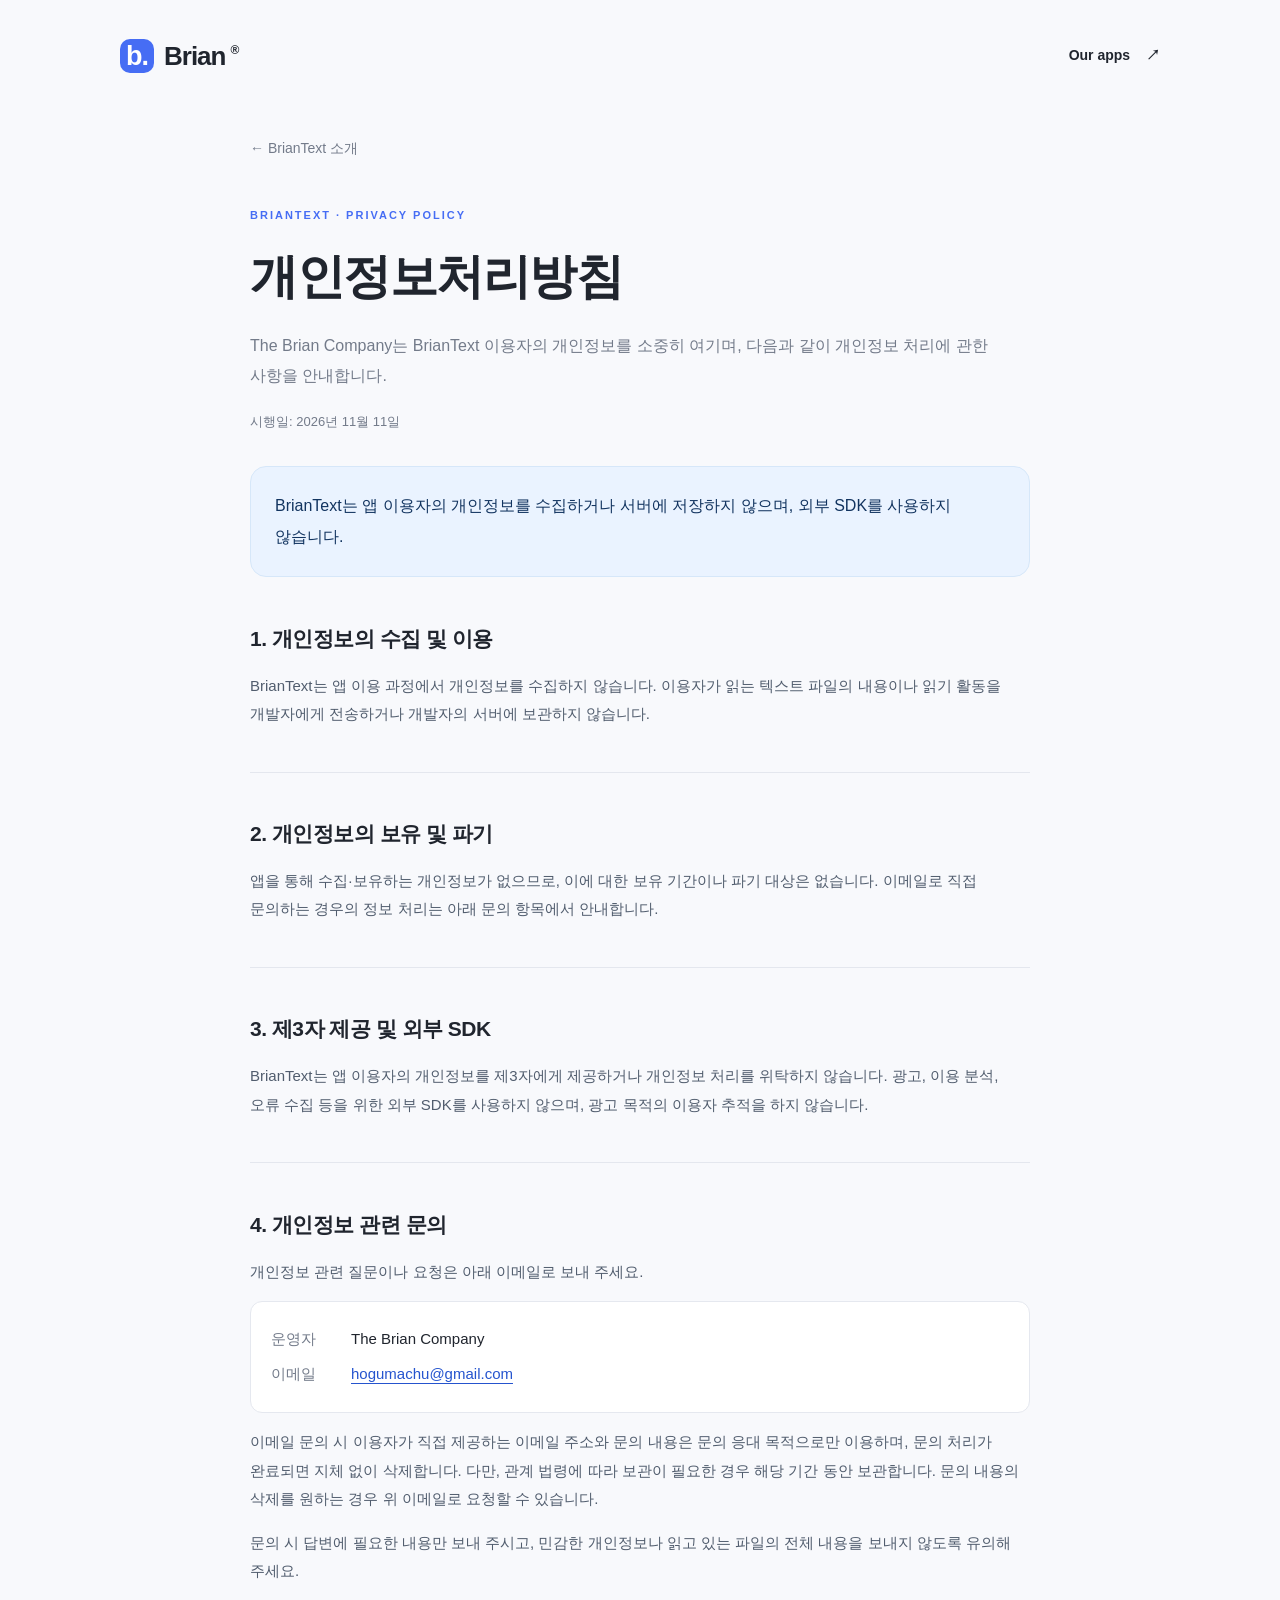
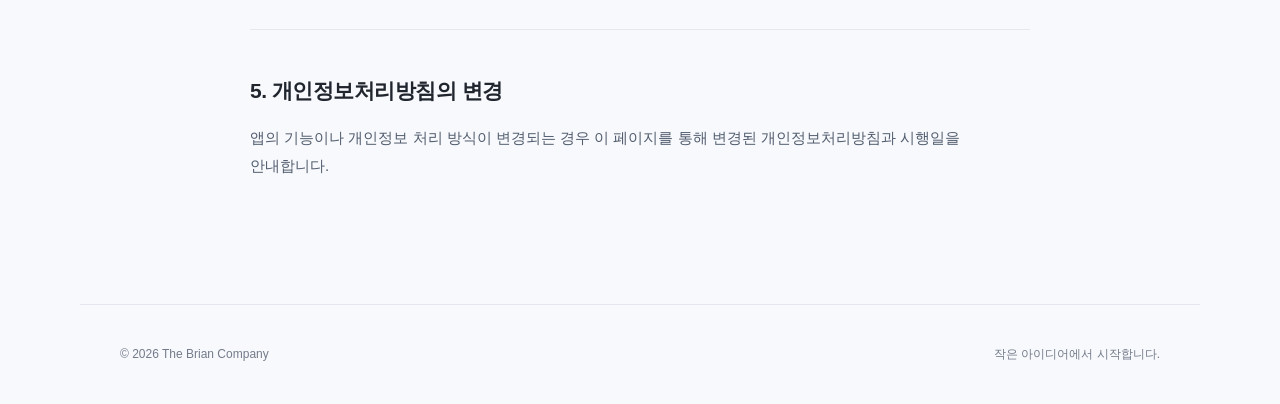
<file: briantext/privacy/index.html>
<!DOCTYPE html><html lang="ko"><head><meta charSet="utf-8"/><meta name="viewport" content="width=device-width, initial-scale=1"/><link rel="stylesheet" href="/_next/static/chunks/165df~7f7-2nq.css" data-precedence="next"/><link rel="preload" as="script" fetchPriority="low" href="/_next/static/chunks/15xrurgzs99gv.js"/><script src="/_next/static/chunks/0dgq26a5_oy.a.js" async=""></script><script src="/_next/static/chunks/07lhk_q6pmm3r.js" async=""></script><script src="/_next/static/chunks/0au83~zq0~0pf.js" async=""></script><script src="/_next/static/chunks/turbopack-07ur8f85nectq.js" async=""></script><script src="/_next/static/chunks/13h-0fd.p-1ga.js" async=""></script><script src="/_next/static/chunks/0d3shmwh5_nmn.js" async=""></script><title>BrianText 개인정보처리방침 | Brian</title><meta name="description" content="BrianText의 개인정보 수집 여부, 외부 SDK 사용 여부 및 개인정보 관련 문의처를 안내합니다."/><link rel="canonical" href="https://thebriancompany.github.io/briantext/privacy/"/><script src="/_next/static/chunks/03~yq9q893hmn.js" noModule=""></script></head><body><div hidden=""><!--$--><!--/$--></div><header class="header wrap"><a class="brand" aria-label="Brian 홈" href="/"><span class="mark">b.</span>Brian<span class="brand-dot">®</span></a><nav aria-label="주 메뉴"><a href="/#apps">Our apps <span aria-hidden="true">↗</span></a></nav></header><main class="wrap"><article class="privacy-page"><a class="back-link" href="/briantext/">← BrianText 소개</a><header class="privacy-heading"><p class="eyebrow">BRIANTEXT · PRIVACY POLICY</p><h1>개인정보처리방침</h1><p class="intro">The Brian Company는 BrianText 이용자의 개인정보를 소중히 여기며, 다음과 같이 개인정보 처리에 관한 사항을 안내합니다.</p><p class="note">시행일: <time dateTime="2026-11-11">2026년 11월 11일</time></p></header><div class="privacy-summary">BrianText는 앱 이용자의 개인정보를 수집하거나 서버에 저장하지 않으며, 외부 SDK를 사용하지 않습니다.</div><section><h2>1. 개인정보의 수집 및 이용</h2><p>BrianText는 앱 이용 과정에서 개인정보를 수집하지 않습니다. 이용자가 읽는 텍스트 파일의 내용이나 읽기 활동을 개발자에게 전송하거나 개발자의 서버에 보관하지 않습니다.</p></section><section><h2>2. 개인정보의 보유 및 파기</h2><p>앱을 통해 수집·보유하는 개인정보가 없으므로, 이에 대한 보유 기간이나 파기 대상은 없습니다. 이메일로 직접 문의하는 경우의 정보 처리는 아래 문의 항목에서 안내합니다.</p></section><section><h2>3. 제3자 제공 및 외부 SDK</h2><p>BrianText는 앱 이용자의 개인정보를 제3자에게 제공하거나 개인정보 처리를 위탁하지 않습니다. 광고, 이용 분석, 오류 수집 등을 위한 외부 SDK를 사용하지 않으며, 광고 목적의 이용자 추적을 하지 않습니다.</p></section><section><h2>4. 개인정보 관련 문의</h2><p>개인정보 관련 질문이나 요청은 아래 이메일로 보내 주세요.</p><dl class="privacy-contact"><div><dt>운영자</dt><dd>The Brian Company</dd></div><div><dt>이메일</dt><dd><a href="mailto:hogumachu@gmail.com">hogumachu@gmail.com</a></dd></div></dl><p>이메일 문의 시 이용자가 직접 제공하는 이메일 주소와 문의 내용은 문의 응대 목적으로만 이용하며, 문의 처리가 완료되면 지체 없이 삭제합니다. 다만, 관계 법령에 따라 보관이 필요한 경우 해당 기간 동안 보관합니다. 문의 내용의 삭제를 원하는 경우 위 이메일로 요청할 수 있습니다.</p><p>문의 시 답변에 필요한 내용만 보내 주시고, 민감한 개인정보나 읽고 있는 파일의 전체 내용을 보내지 않도록 유의해 주세요.</p></section><section><h2>5. 개인정보처리방침의 변경</h2><p>앱의 기능이나 개인정보 처리 방식이 변경되는 경우 이 페이지를 통해 변경된 개인정보처리방침과 시행일을 안내합니다.</p></section></article><!--$--><!--/$--></main><footer class="wrap footer"><span>© <!-- -->2026<!-- --> The Brian Company</span><span>작은 아이디어에서 시작합니다.</span></footer><script src="/_next/static/chunks/15xrurgzs99gv.js" id="_R_" async=""></script><script>(self.__next_f=self.__next_f||[]).push([0])</script><script>self.__next_f.push([1,"1:\"$Sreact.fragment\"\n2:I[22016,[\"/_next/static/chunks/13h-0fd.p-1ga.js\",\"/_next/static/chunks/0d3shmwh5_nmn.js\"],\"\"]\n3:I[39756,[\"/_next/static/chunks/13h-0fd.p-1ga.js\",\"/_next/static/chunks/0d3shmwh5_nmn.js\"],\"default\"]\n4:I[37457,[\"/_next/static/chunks/13h-0fd.p-1ga.js\",\"/_next/static/chunks/0d3shmwh5_nmn.js\"],\"default\"]\n5:I[97367,[\"/_next/static/chunks/13h-0fd.p-1ga.js\",\"/_next/static/chunks/0d3shmwh5_nmn.js\"],\"OutletBoundary\"]\n6:\"$Sreact.suspense\"\nc:I[68027,[\"/_next/static/chunks/13h-0fd.p-1ga.js\",\"/_next/static/chunks/0d3shmwh5_nmn.js\"],\"default\",1]\n:HL[\"/_next/static/chunks/165df~7f7-2nq.css\",\"style\"]\n"])</script><script>self.__next_f.push([1,"0:{\"P\":null,\"c\":[\"\",\"briantext\",\"privacy\",\"\"],\"q\":\"\",\"i\":false,\"f\":[[[\"\",{\"children\":[\"briantext\",{\"children\":[\"privacy\",{\"children\":[\"__PAGE__\",{}]}]}]},\"$undefined\",\"$undefined\",16],[[\"$\",\"$1\",\"c\",{\"children\":[[[\"$\",\"link\",\"0\",{\"rel\":\"stylesheet\",\"href\":\"/_next/static/chunks/165df~7f7-2nq.css\",\"precedence\":\"next\",\"crossOrigin\":\"$undefined\",\"nonce\":\"$undefined\"}],[\"$\",\"script\",\"script-0\",{\"src\":\"/_next/static/chunks/13h-0fd.p-1ga.js\",\"async\":true,\"nonce\":\"$undefined\"}],[\"$\",\"script\",\"script-1\",{\"src\":\"/_next/static/chunks/0d3shmwh5_nmn.js\",\"async\":true,\"nonce\":\"$undefined\"}]],[\"$\",\"html\",null,{\"lang\":\"ko\",\"children\":[\"$\",\"body\",null,{\"children\":[[\"$\",\"header\",null,{\"className\":\"header wrap\",\"children\":[[\"$\",\"$L2\",null,{\"className\":\"brand\",\"href\":\"/\",\"aria-label\":\"Brian 홈\",\"children\":[[\"$\",\"span\",null,{\"className\":\"mark\",\"children\":\"b.\"}],\"Brian\",[\"$\",\"span\",null,{\"className\":\"brand-dot\",\"children\":\"®\"}]]}],[\"$\",\"nav\",null,{\"aria-label\":\"주 메뉴\",\"children\":[\"$\",\"$L2\",null,{\"href\":\"/#apps\",\"children\":[\"Our apps \",[\"$\",\"span\",null,{\"aria-hidden\":\"true\",\"children\":\"↗\"}]]}]}]]}],[\"$\",\"main\",null,{\"className\":\"wrap\",\"children\":[\"$\",\"$L3\",null,{\"parallelRouterKey\":\"children\",\"error\":\"$undefined\",\"errorStyles\":\"$undefined\",\"errorScripts\":\"$undefined\",\"template\":[\"$\",\"$L4\",null,{}],\"templateStyles\":\"$undefined\",\"templateScripts\":\"$undefined\",\"notFound\":[[\"$\",\"section\",null,{\"className\":\"detail\",\"children\":[[\"$\",\"p\",null,{\"className\":\"eyebrow\",\"children\":\"404\"}],[\"$\",\"h1\",null,{\"children\":\"페이지를 찾을 수 없어요.\"}],[\"$\",\"p\",null,{\"className\":\"intro\",\"children\":\"주소를 확인하거나 홈에서 다시 시작해 주세요.\"}],[\"$\",\"$L2\",null,{\"className\":\"button\",\"href\":\"/\",\"children\":\"홈으로 돌아가기\"}]]}],[]],\"forbidden\":\"$undefined\",\"unauthorized\":\"$undefined\"}]}],[\"$\",\"footer\",null,{\"className\":\"wrap footer\",\"children\":[[\"$\",\"span\",null,{\"children\":[\"© \",2026,\" The Brian Company\"]}],[\"$\",\"span\",null,{\"children\":\"작은 아이디어에서 시작합니다.\"}]]}]]}]}]]}],{\"children\":[[\"$\",\"$1\",\"c\",{\"children\":[null,[\"$\",\"$L3\",null,{\"parallelRouterKey\":\"children\",\"error\":\"$undefined\",\"errorStyles\":\"$undefined\",\"errorScripts\":\"$undefined\",\"template\":[\"$\",\"$L4\",null,{}],\"templateStyles\":\"$undefined\",\"templateScripts\":\"$undefined\",\"notFound\":\"$undefined\",\"forbidden\":\"$undefined\",\"unauthorized\":\"$undefined\"}]]}],{\"children\":[[\"$\",\"$1\",\"c\",{\"children\":[null,[\"$\",\"$L3\",null,{\"parallelRouterKey\":\"children\",\"error\":\"$undefined\",\"errorStyles\":\"$undefined\",\"errorScripts\":\"$undefined\",\"template\":[\"$\",\"$L4\",null,{}],\"templateStyles\":\"$undefined\",\"templateScripts\":\"$undefined\",\"notFound\":\"$undefined\",\"forbidden\":\"$undefined\",\"unauthorized\":\"$undefined\"}]]}],{\"children\":[[\"$\",\"$1\",\"c\",{\"children\":[[\"$\",\"article\",null,{\"className\":\"privacy-page\",\"children\":[[\"$\",\"$L2\",null,{\"className\":\"back-link\",\"href\":\"/briantext/\",\"children\":\"← BrianText 소개\"}],[\"$\",\"header\",null,{\"className\":\"privacy-heading\",\"children\":[[\"$\",\"p\",null,{\"className\":\"eyebrow\",\"children\":\"BRIANTEXT · PRIVACY POLICY\"}],[\"$\",\"h1\",null,{\"children\":\"개인정보처리방침\"}],[\"$\",\"p\",null,{\"className\":\"intro\",\"children\":\"The Brian Company는 BrianText 이용자의 개인정보를 소중히 여기며, 다음과 같이 개인정보 처리에 관한 사항을 안내합니다.\"}],[\"$\",\"p\",null,{\"className\":\"note\",\"children\":[\"시행일: \",[\"$\",\"time\",null,{\"dateTime\":\"2026-11-11\",\"children\":\"2026년 11월 11일\"}]]}]]}],[\"$\",\"div\",null,{\"className\":\"privacy-summary\",\"children\":\"BrianText는 앱 이용자의 개인정보를 수집하거나 서버에 저장하지 않으며, 외부 SDK를 사용하지 않습니다.\"}],[\"$\",\"section\",null,{\"children\":[[\"$\",\"h2\",null,{\"children\":\"1. 개인정보의 수집 및 이용\"}],[\"$\",\"p\",null,{\"children\":\"BrianText는 앱 이용 과정에서 개인정보를 수집하지 않습니다. 이용자가 읽는 텍스트 파일의 내용이나 읽기 활동을 개발자에게 전송하거나 개발자의 서버에 보관하지 않습니다.\"}]]}],[\"$\",\"section\",null,{\"children\":[[\"$\",\"h2\",null,{\"children\":\"2. 개인정보의 보유 및 파기\"}],[\"$\",\"p\",null,{\"children\":\"앱을 통해 수집·보유하는 개인정보가 없으므로, 이에 대한 보유 기간이나 파기 대상은 없습니다. 이메일로 직접 문의하는 경우의 정보 처리는 아래 문의 항목에서 안내합니다.\"}]]}],[\"$\",\"section\",null,{\"children\":[[\"$\",\"h2\",null,{\"children\":\"3. 제3자 제공 및 외부 SDK\"}],[\"$\",\"p\",null,{\"children\":\"BrianText는 앱 이용자의 개인정보를 제3자에게 제공하거나 개인정보 처리를 위탁하지 않습니다. 광고, 이용 분석, 오류 수집 등을 위한 외부 SDK를 사용하지 않으며, 광고 목적의 이용자 추적을 하지 않습니다.\"}]]}],[\"$\",\"section\",null,{\"children\":[[\"$\",\"h2\",null,{\"children\":\"4. 개인정보 관련 문의\"}],[\"$\",\"p\",null,{\"children\":\"개인정보 관련 질문이나 요청은 아래 이메일로 보내 주세요.\"}],[\"$\",\"dl\",null,{\"className\":\"privacy-contact\",\"children\":[[\"$\",\"div\",null,{\"children\":[[\"$\",\"dt\",null,{\"children\":\"운영자\"}],[\"$\",\"dd\",null,{\"children\":\"The Brian Company\"}]]}],[\"$\",\"div\",null,{\"children\":[[\"$\",\"dt\",null,{\"children\":\"이메일\"}],[\"$\",\"dd\",null,{\"children\":[\"$\",\"a\",null,{\"href\":\"mailto:hogumachu@gmail.com\",\"children\":\"hogumachu@gmail.com\"}]}]]}]]}],[\"$\",\"p\",null,{\"children\":\"이메일 문의 시 이용자가 직접 제공하는 이메일 주소와 문의 내용은 문의 응대 목적으로만 이용하며, 문의 처리가 완료되면 지체 없이 삭제합니다. 다만, 관계 법령에 따라 보관이 필요한 경우 해당 기간 동안 보관합니다. 문의 내용의 삭제를 원하는 경우 위 이메일로 요청할 수 있습니다.\"}],[\"$\",\"p\",null,{\"children\":\"문의 시 답변에 필요한 내용만 보내 주시고, 민감한 개인정보나 읽고 있는 파일의 전체 내용을 보내지 않도록 유의해 주세요.\"}]]}],[\"$\",\"section\",null,{\"children\":[[\"$\",\"h2\",null,{\"children\":\"5. 개인정보처리방침의 변경\"}],[\"$\",\"p\",null,{\"children\":\"앱의 기능이나 개인정보 처리 방식이 변경되는 경우 이 페이지를 통해 변경된 개인정보처리방침과 시행일을 안내합니다.\"}]]}]]}],null,[\"$\",\"$L5\",null,{\"children\":[\"$\",\"$6\",null,{\"name\":\"Next.MetadataOutlet\",\"children\":\"$@7\"}]}]]}],{},null,false,null]},null,false,\"$@8\"]},null,false,\"$@8\"]},null,false,null],[\"$\",\"$1\",\"h\",{\"children\":[\"$L9\",\"$La\",\"$Lb\",null]}],false]],\"m\":\"$undefined\",\"G\":[\"$c\",[\"$Ld\"]],\"S\":true,\"h\":null,\"s\":\"$undefined\",\"l\":\"$undefined\",\"p\":\"$undefined\",\"d\":\"$undefined\",\"b\":\"LBsxxnXh5u-WqcmLDK2CJ\"}\n"])</script><script>self.__next_f.push([1,"f:I[97367,[\"/_next/static/chunks/13h-0fd.p-1ga.js\",\"/_next/static/chunks/0d3shmwh5_nmn.js\"],\"ViewportBoundary\"]\n11:I[97367,[\"/_next/static/chunks/13h-0fd.p-1ga.js\",\"/_next/static/chunks/0d3shmwh5_nmn.js\"],\"MetadataBoundary\"]\ne:[]\n8:\"$We\"\n9:null\na:[\"$\",\"$Lf\",null,{\"children\":\"$L10\"}]\nb:[\"$\",\"div\",null,{\"hidden\":true,\"children\":[\"$\",\"$L11\",null,{\"children\":[\"$\",\"$6\",null,{\"name\":\"Next.Metadata\",\"children\":\"$L12\"}]}]}]\nd:[\"$\",\"link\",\"0\",{\"rel\":\"stylesheet\",\"href\":\"/_next/static/chunks/165df~7f7-2nq.css\",\"precedence\":\"next\",\"crossOrigin\":\"$undefined\",\"nonce\":\"$undefined\"}]\n"])</script><script>self.__next_f.push([1,"10:[[\"$\",\"meta\",\"0\",{\"charSet\":\"utf-8\"}],[\"$\",\"meta\",\"1\",{\"name\":\"viewport\",\"content\":\"width=device-width, initial-scale=1\"}]]\n"])</script><script>self.__next_f.push([1,"7:null\n12:[[\"$\",\"title\",\"0\",{\"children\":\"BrianText 개인정보처리방침 | Brian\"}],[\"$\",\"meta\",\"1\",{\"name\":\"description\",\"content\":\"BrianText의 개인정보 수집 여부, 외부 SDK 사용 여부 및 개인정보 관련 문의처를 안내합니다.\"}],[\"$\",\"link\",\"2\",{\"rel\":\"canonical\",\"href\":\"https://thebriancompany.github.io/briantext/privacy/\"}]]\n"])</script></body></html>
</file>
<file: _next/static/chunks/165df~7f7-2nq.css>
:root{--lightningcss-light:initial;--lightningcss-dark: ;color-scheme:light;--bg:#f8f9fc;--ink:#20252e;--muted:#737b8a;--blue:#466df4}*{box-sizing:border-box}html{scroll-behavior:smooth;scroll-padding-top:32px}body{background:var(--bg);color:var(--ink);-webkit-font-smoothing:antialiased;margin:0;font-family:Arial,Apple SD Gothic Neo,Noto Sans KR,sans-serif}a{color:inherit;text-decoration:none}a:focus-visible{outline:3px solid var(--blue);outline-offset:6px}.wrap{max-width:1120px;margin:auto;padding:0 40px}.header{justify-content:space-between;align-items:center;height:112px;display:flex}.brand{letter-spacing:-1px;align-items:center;gap:10px;font-size:26px;font-weight:800;display:flex}.mark{background:var(--blue);color:#fff;border-radius:10px;place-items:center;width:34px;height:34px;font-size:27px;display:grid}.brand-dot{align-self:flex-start;margin:4px 0 0 -5px;font-size:12px}.header nav{font-size:14px;font-weight:600}.header nav span{margin-left:12px}.hero{min-height:580px;padding:84px 0 100px;position:relative}.eyebrow{letter-spacing:2px;color:var(--blue);align-items:center;gap:9px;font-size:11px;font-weight:700;display:flex}.status-dot{background:var(--blue);border-radius:50%;width:6px;height:6px}h1{letter-spacing:-3px;margin:27px 0 24px;font-size:clamp(40px,5.5vw,66px);font-weight:800;line-height:1.22}.accent{color:var(--blue)}.intro{color:var(--muted);word-break:keep-all;font-size:16px;line-height:1.9}.button{background:var(--ink);color:#fff;border-radius:12px;align-items:center;gap:35px;margin-top:20px;padding:16px 22px;font-size:14px;font-weight:600;display:inline-flex}.button:hover{background:var(--blue)}.hero-art{width:390px;height:390px;position:absolute;top:70px;right:15px}.orbit{border:1px solid #e0e5f1;border-radius:50%;position:absolute;inset:15px}.tile{border-radius:52px;width:220px;height:220px;position:absolute;top:90px;left:85px}.tile-back{background:#dce4ff;transform:rotate(-22deg)translate(-18px,-12px)}.tile-front{color:#fff;letter-spacing:-15px;background:linear-gradient(145deg,#7698ff,#4165e9);justify-content:center;align-items:center;padding-bottom:24px;padding-right:15px;font-size:160px;font-weight:800;display:flex;transform:rotate(12deg);box-shadow:15px 25px 45px #4165e925,inset 2px 2px 2px #ffffff60}.tile-front span{color:#c6d4ff}.spark{color:#a5b9ff;font-size:66px;position:absolute;top:38px;right:25px}.apps{border-top:1px solid #e4e7ee;padding:34px 0 80px}.section-heading{justify-content:space-between;align-items:center;margin-bottom:25px;display:flex}h2{letter-spacing:-1px;align-items:center;gap:12px;font-size:26px;display:flex}.count{letter-spacing:0;color:var(--muted);font-size:12px;font-weight:400}.section-heading>p,.note{color:var(--muted);font-size:13px}.app-card{background:#fff;border:1px solid #e5e8ef;border-radius:22px;align-items:center;gap:24px;padding:28px;transition:box-shadow .2s,border-color .2s;display:flex}.app-card:hover{border-color:#a6b8f6;box-shadow:0 8px 28px #4165e90a}.app-icon{width:82px;height:82px;color:var(--blue);letter-spacing:-5px;background:#edf1ff;border-radius:22px;flex-shrink:0;place-items:center;padding-right:5px;font-size:52px;font-weight:800;display:grid}h3{letter-spacing:-.7px;margin:8px 0;font-size:21px}.app-card p{color:var(--muted);margin:0;font-size:14px}.app-card .eyebrow{color:var(--blue);font-size:10px}.card-arrow{color:var(--muted);margin-left:auto;font-size:25px}.note{margin-top:20px;line-height:1.7}.footer{min-height:100px;color:var(--muted);border-top:1px solid #e4e7ee;justify-content:space-between;align-items:center;font-size:12px;display:flex}.detail{min-height:70vh;padding:80px 0}@media (max-width:800px){.hero-art{transform-origin:100%;opacity:.8;right:-15px;transform:scale(.7)}.hero h1,.hero .intro,.hero .button,.hero .eyebrow{z-index:1;position:relative}.hero-art{top:30px}.hero{padding-top:60px}.intro{max-width:420px}}@media (max-width:600px){.wrap{padding-left:24px;padding-right:24px}.header{height:88px}.hero{padding:35px 0 44px}.hero-art{transform-origin:50%;width:320px;height:300px;margin:0 auto;position:relative;top:auto;right:auto;transform:scale(.8)}.tile{top:55px;left:55px}.orbit{inset:0}.spark{top:0;right:0}.section-heading{flex-direction:column;align-items:flex-start;gap:0}.section-heading h2{margin-bottom:0}.app-card{gap:16px;padding:20px}.app-icon{border-radius:17px;width:60px;height:60px;font-size:40px}.app-card p{font-size:12px}.footer{flex-direction:column;justify-content:center;align-items:flex-start;gap:10px;padding-top:24px;padding-bottom:24px}h1{letter-spacing:-2px}.detail{padding:50px 0}.apps{padding-bottom:50px}}@media (prefers-reduced-motion:reduce){html{scroll-behavior:auto}.app-card{transition:none}}.text-icon{letter-spacing:-3px;color:#2563eb;background:#e3f2ff;padding:0;font-size:34px}.back-link{color:var(--muted);margin-top:28px;font-size:14px;display:inline-block}.back-link:hover{color:var(--blue)}.text-hero{grid-template-columns:1.2fr 1fr;align-items:center;gap:64px;padding:64px 0 90px;display:grid}.text-hero h1{font-size:clamp(40px,5vw,62px)}.reader-preview{background:linear-gradient(145deg,#e4f4ff,#f2f2ff);border:1px solid #d6e7f9;border-radius:28px;padding:32px;position:relative;transform:rotate(2deg);box-shadow:0 24px 60px #345b9c0c}.reader-top,.reader-bottom{justify-content:space-between;align-items:center;gap:16px;display:flex}.reader-top{color:#123460;border-bottom:1px solid #cadced;padding-bottom:24px;font-size:19px;font-weight:800}.reader-top>span:last-child{color:#2563eb;font-size:16px}.reader-label{color:#56728d;margin-top:32px;font-size:12px}.reader-heading{letter-spacing:-1px;color:#123460;font-size:32px;font-weight:700;line-height:1.5}.reader-copy{color:#45617b;word-break:keep-all;font-size:15px;line-height:2}.reader-bottom{color:#56728d;border-top:1px solid #cadced;margin-top:36px;padding-top:20px;font-size:12px}.reader-swatches{gap:7px;display:flex}.reader-swatches i{background:#fff;border:1px solid #bac9d8;border-radius:50%;width:16px;height:16px}.reader-swatches i:nth-child(2){background:#f5ead2}.reader-swatches i:nth-child(3){background:#192333}.preview-caption{color:#56728d;margin:20px 0 0;font-size:10px}.text-features{border-top:1px solid #e4e7ee;padding:60px 0 80px;scroll-margin-top:24px}.text-features h2,.text-ending h2{margin-bottom:16px;font-size:32px}.feature-grid{grid-template-columns:repeat(3,minmax(0,1fr));gap:20px;margin-top:36px;display:grid}.feature{background:#fff;border:1px solid #e5e8ef;border-radius:20px;padding:28px}.feature-number{color:var(--blue);font-size:12px;font-weight:700}.feature h3{word-break:keep-all;margin-top:22px;font-size:20px}.feature p{color:var(--muted);word-break:keep-all;font-size:14px;line-height:1.9}.text-ending{padding:40px 0 80px}.text-ending .back-link{margin-top:12px}@media (max-width:800px){.text-hero{gap:32px}.reader-preview{padding:24px}.feature-grid{grid-template-columns:repeat(2,minmax(0,1fr))}}@media (max-width:600px){.text-hero{grid-template-columns:1fr;gap:40px;padding:32px 0 56px}.reader-preview{width:100%;max-width:400px;margin:auto;transform:none}.feature-grid{grid-template-columns:1fr}.text-features{padding:36px 0}.text-ending{padding:24px 0 48px}.text-hero h1{font-size:42px}.text-features h2,.text-ending h2{font-size:28px}}.service-links{flex-wrap:wrap;gap:12px 28px;display:flex}.privacy-page{max-width:780px;margin:0 auto;padding-bottom:80px}.privacy-heading{padding:40px 0 20px}.privacy-heading h1{letter-spacing:-1.5px;overflow-wrap:anywhere;font-size:clamp(30px,5vw,48px)}.privacy-summary{color:#123460;word-break:keep-all;background:#eaf3ff;border:1px solid #d6e7f9;border-radius:16px;padding:24px;line-height:1.9}.privacy-page section{border-bottom:1px solid #e4e7ee;padding:28px 0}.privacy-page section:last-child{border-bottom:0}.privacy-page section h2{letter-spacing:-.5px;font-size:21px;line-height:1.5}.privacy-page section p{word-break:keep-all;overflow-wrap:anywhere;color:#515d6e;font-size:15px;line-height:1.9}.privacy-contact{background:#fff;border:1px solid #e5e8ef;border-radius:12px;padding:20px;font-size:15px}.privacy-contact>div{gap:20px;padding:8px 0;display:flex}.privacy-contact dt{width:60px;color:var(--muted);flex-shrink:0}.privacy-contact dd{overflow-wrap:anywhere;min-width:0;margin:0}.privacy-contact a{color:#2554ce;text-underline-offset:4px;text-decoration:underline}@media (max-width:600px){.privacy-heading{padding-top:28px}.privacy-page{padding-bottom:48px}.privacy-summary{padding:20px}.privacy-contact{padding:16px}.privacy-contact>div{gap:12px}}
</file>
